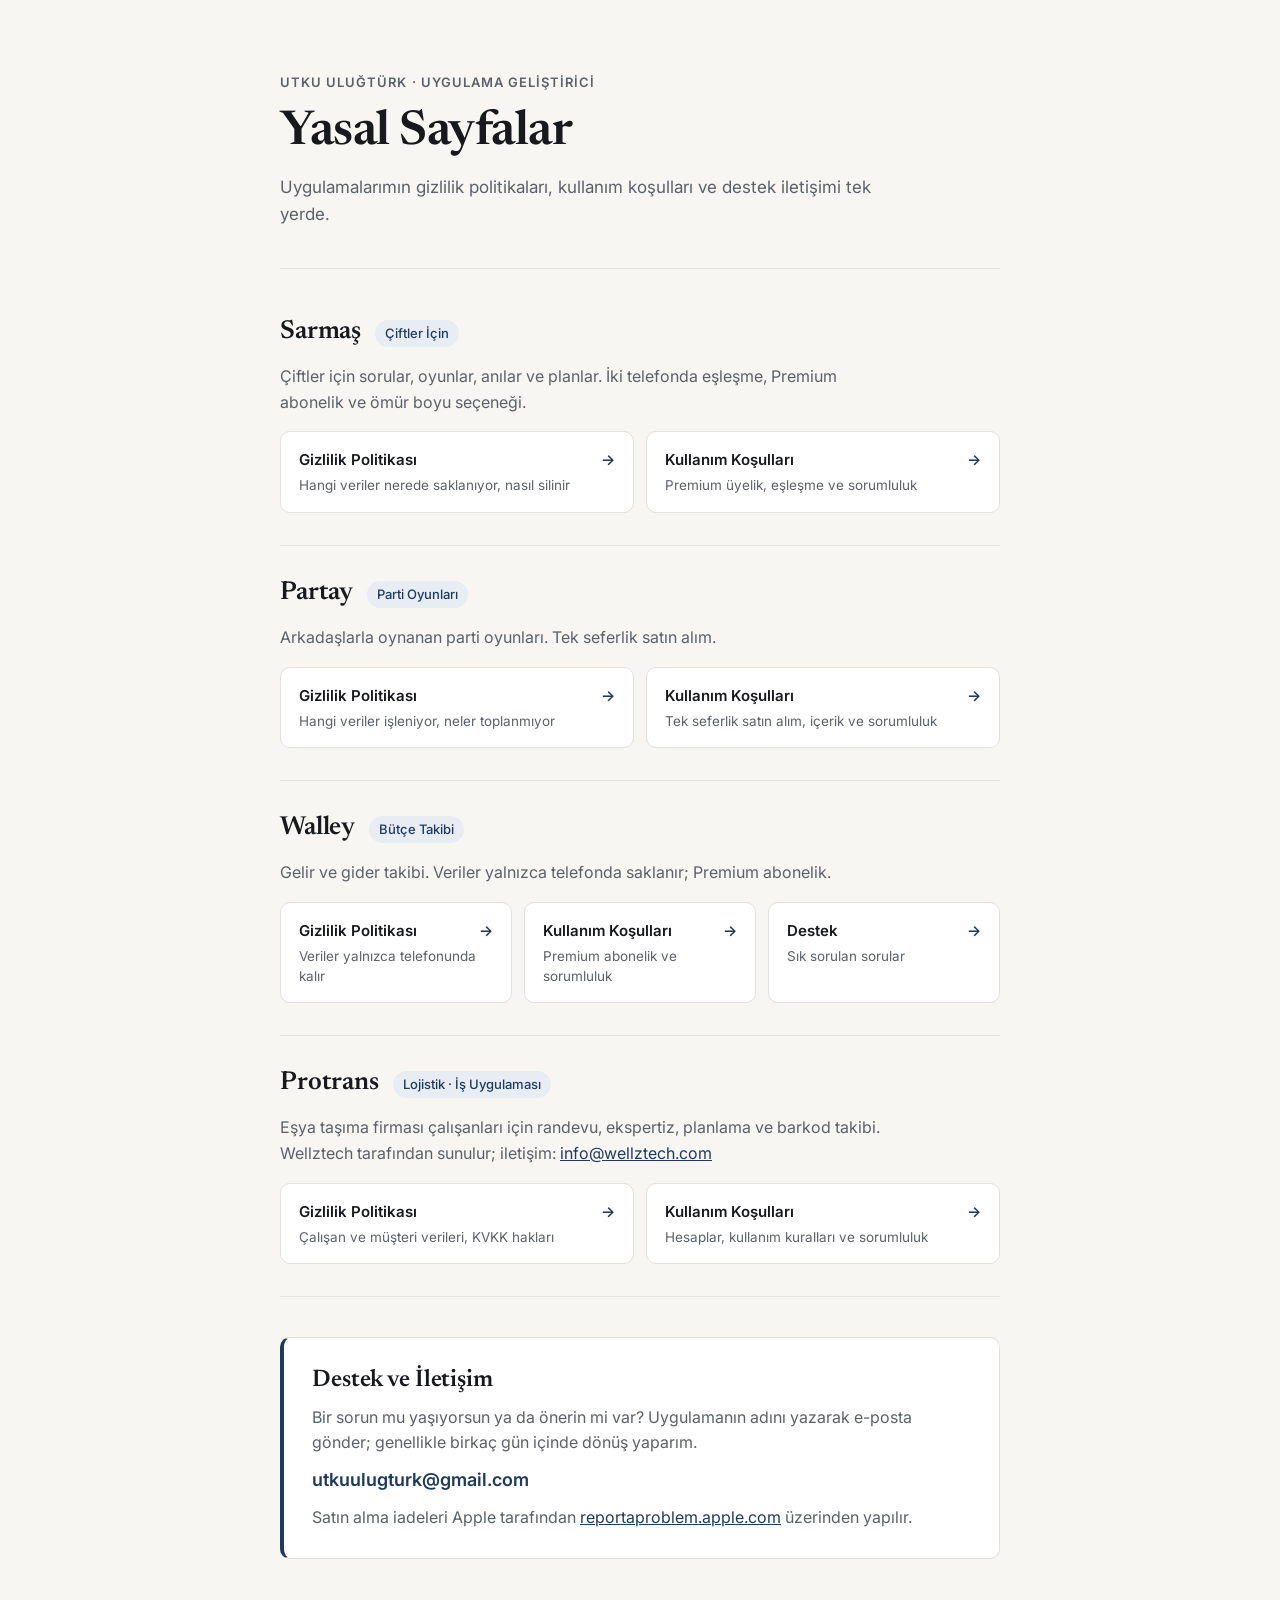
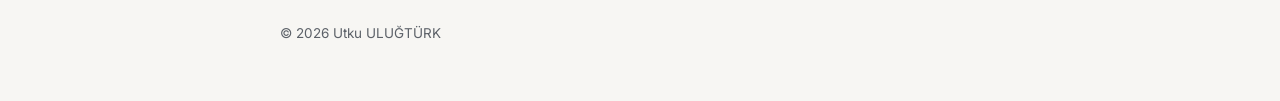
<file: index.html>
<!DOCTYPE html>
<html lang="tr">
<head>
<meta charset="utf-8">
<meta name="viewport" content="width=device-width, initial-scale=1">
<title>Yasal Sayfalar · Utku ULUĞTÜRK</title>
<meta name="description" content="Sarmaş, Partay, Walley ve Protrans uygulamalarının gizlilik politikaları, kullanım koşulları ve destek iletişimi.">
<link rel="preconnect" href="https://fonts.googleapis.com">
<link rel="preconnect" href="https://fonts.gstatic.com" crossorigin>
<link href="https://fonts.googleapis.com/css2?family=Newsreader:opsz,wght@6..72,500;6..72,600&family=Inter:wght@400;500;600&display=swap" rel="stylesheet">
<style>
:root{
  --bg:#F7F6F3; --surface:#FFFFFF; --ink:#17191C; --muted:#5C6168; --line:#E3E1DC;
  --accent:#1F3A5F; --accent-soft:#E8EDF3; --focus:#2F5A8F;
  color-scheme:light;
}
@media (prefers-color-scheme:dark){
  :root{--bg:#111316; --surface:#181B1F; --ink:#ECEDEF; --muted:#9BA1A9; --line:#2A2E34;
    --accent:#9DB7D8; --accent-soft:#1D2733; --focus:#B9CDE6; color-scheme:dark}
}
*{box-sizing:border-box}
html{-webkit-text-size-adjust:100%}
body{margin:0;background:var(--bg);color:var(--ink);
  font:400 16px/1.6 Inter,-apple-system,BlinkMacSystemFont,"Segoe UI",Roboto,sans-serif}
.wrap{max-width:760px;margin:0 auto;padding-left:max(20px,env(safe-area-inset-left,0px));padding-right:max(20px,env(safe-area-inset-right,0px))}
header{padding-block:72px 40px;border-bottom:1px solid var(--line)}
.owner{margin:0 0 14px;font-size:13px;font-weight:600;letter-spacing:.08em;text-transform:uppercase;color:var(--muted)}
h1{margin:0;font:600 clamp(36px,6vw,48px)/1.1 Newsreader,Georgia,"Times New Roman",serif;letter-spacing:-.01em;text-wrap:balance}
.lede{margin:14px 0 0;max-width:56ch;color:var(--muted);font-size:17px}
main{padding-block:16px 24px}
section.app{padding-block:32px;border-bottom:1px solid var(--line);display:grid;gap:16px}
.app-head{display:flex;flex-wrap:wrap;align-items:baseline;gap:6px 14px}
h2{margin:0;font:600 26px/1.2 Newsreader,Georgia,serif;letter-spacing:-.005em}
.tag{font-size:13px;font-weight:500;color:var(--accent);background:var(--accent-soft);padding:3px 10px;border-radius:999px;white-space:nowrap}
.app p{margin:0;color:var(--muted);max-width:62ch}
.links{display:grid;grid-template-columns:repeat(auto-fit,minmax(200px,1fr));gap:12px}
.links a{display:block;padding:16px 18px;background:var(--surface);border:1px solid var(--line);border-radius:10px;
  color:var(--ink);text-decoration:none;transition:border-color .15s,transform .15s}
.links a:hover{border-color:var(--accent);transform:translateY(-1px)}
.links a:focus-visible{outline:2px solid var(--focus);outline-offset:2px}
.links strong{display:flex;justify-content:space-between;gap:8px;font-weight:600;font-size:15px}
.links strong::after{content:"→";color:var(--accent)}
.links span{display:block;margin-top:4px;font-size:13.5px;line-height:1.45;color:var(--muted)}
.contact{margin-block:40px 8px;padding:28px;background:var(--surface);border:1px solid var(--line);border-left:4px solid var(--accent);border-radius:10px;display:grid;gap:10px}
.contact h2{font-size:24px}
.contact p{margin:0;color:var(--muted);max-width:62ch}
.mail{font-size:18px;font-weight:600;color:var(--accent);text-decoration:none;word-break:break-all}
.mail:hover{text-decoration:underline}
footer{padding-block:32px 56px;color:var(--muted);font-size:13.5px}
@media (max-width:480px){header{padding-block:48px 28px}section.app{padding-block:26px}.contact{padding:22px}}
</style>
</head>
<body>
<div class="wrap">
<header>
  <p class="owner">Utku ULUĞTÜRK · Uygulama geliştirici</p>
  <h1>Yasal Sayfalar</h1>
  <p class="lede">Uygulamalarımın gizlilik politikaları, kullanım koşulları ve destek iletişimi tek yerde.</p>
</header>

<main>
  <section class="app" aria-labelledby="sarmas">
    <div class="app-head"><h2 id="sarmas">Sarmaş</h2><span class="tag">Çiftler İçin</span></div>
    <p>Çiftler için sorular, oyunlar, anılar ve planlar. İki telefonda eşleşme, Premium abonelik ve ömür boyu seçeneği.</p>
    <div class="links">
      <a href="sarmas/privacy.html"><strong>Gizlilik Politikası</strong><span>Hangi veriler nerede saklanıyor, nasıl silinir</span></a>
      <a href="sarmas/terms.html"><strong>Kullanım Koşulları</strong><span>Premium üyelik, eşleşme ve sorumluluk</span></a>
    </div>
  </section>

  <section class="app" aria-labelledby="partay">
    <div class="app-head"><h2 id="partay">Partay</h2><span class="tag">Parti Oyunları</span></div>
    <p>Arkadaşlarla oynanan parti oyunları. Tek seferlik satın alım.</p>
    <div class="links">
      <a href="partay/privacy.html"><strong>Gizlilik Politikası</strong><span>Hangi veriler işleniyor, neler toplanmıyor</span></a>
      <a href="partay/terms.html"><strong>Kullanım Koşulları</strong><span>Tek seferlik satın alım, içerik ve sorumluluk</span></a>
    </div>
  </section>

  <section class="app" aria-labelledby="walley">
    <div class="app-head"><h2 id="walley">Walley</h2><span class="tag">Bütçe Takibi</span></div>
    <p>Gelir ve gider takibi. Veriler yalnızca telefonda saklanır; Premium abonelik.</p>
    <div class="links">
      <a href="https://uulugturk.github.io/walley-legal/privacy.html"><strong>Gizlilik Politikası</strong><span>Veriler yalnızca telefonunda kalır</span></a>
      <a href="https://uulugturk.github.io/walley-legal/terms.html"><strong>Kullanım Koşulları</strong><span>Premium abonelik ve sorumluluk</span></a>
      <a href="https://uulugturk.github.io/walley-legal/"><strong>Destek</strong><span>Sık sorulan sorular</span></a>
    </div>
  </section>

  <section class="app" aria-labelledby="protrans">
    <div class="app-head"><h2 id="protrans">Protrans</h2><span class="tag">Lojistik · İş Uygulaması</span></div>
    <p>Eşya taşıma firması çalışanları için randevu, ekspertiz, planlama ve barkod takibi. Wellztech tarafından sunulur; iletişim: <a href="mailto:info@wellztech.com" style="color:var(--accent)">info@wellztech.com</a></p>
    <div class="links">
      <a href="protrans/privacy.html"><strong>Gizlilik Politikası</strong><span>Çalışan ve müşteri verileri, KVKK hakları</span></a>
      <a href="protrans/terms.html"><strong>Kullanım Koşulları</strong><span>Hesaplar, kullanım kuralları ve sorumluluk</span></a>
    </div>
  </section>

  <section class="contact" aria-labelledby="destek">
    <h2 id="destek">Destek ve İletişim</h2>
    <p>Bir sorun mu yaşıyorsun ya da önerin mi var? Uygulamanın adını yazarak e-posta gönder; genellikle birkaç gün içinde dönüş yaparım.</p>
    <a class="mail" href="mailto:utkuulugturk@gmail.com">utkuulugturk@gmail.com</a>
    <p>Satın alma iadeleri Apple tarafından <a href="https://reportaproblem.apple.com" style="color:var(--accent)">reportaproblem.apple.com</a> üzerinden yapılır.</p>
  </section>
</main>

<footer>© 2026 Utku ULUĞTÜRK</footer>
</div>
</body>
</html>
</file>
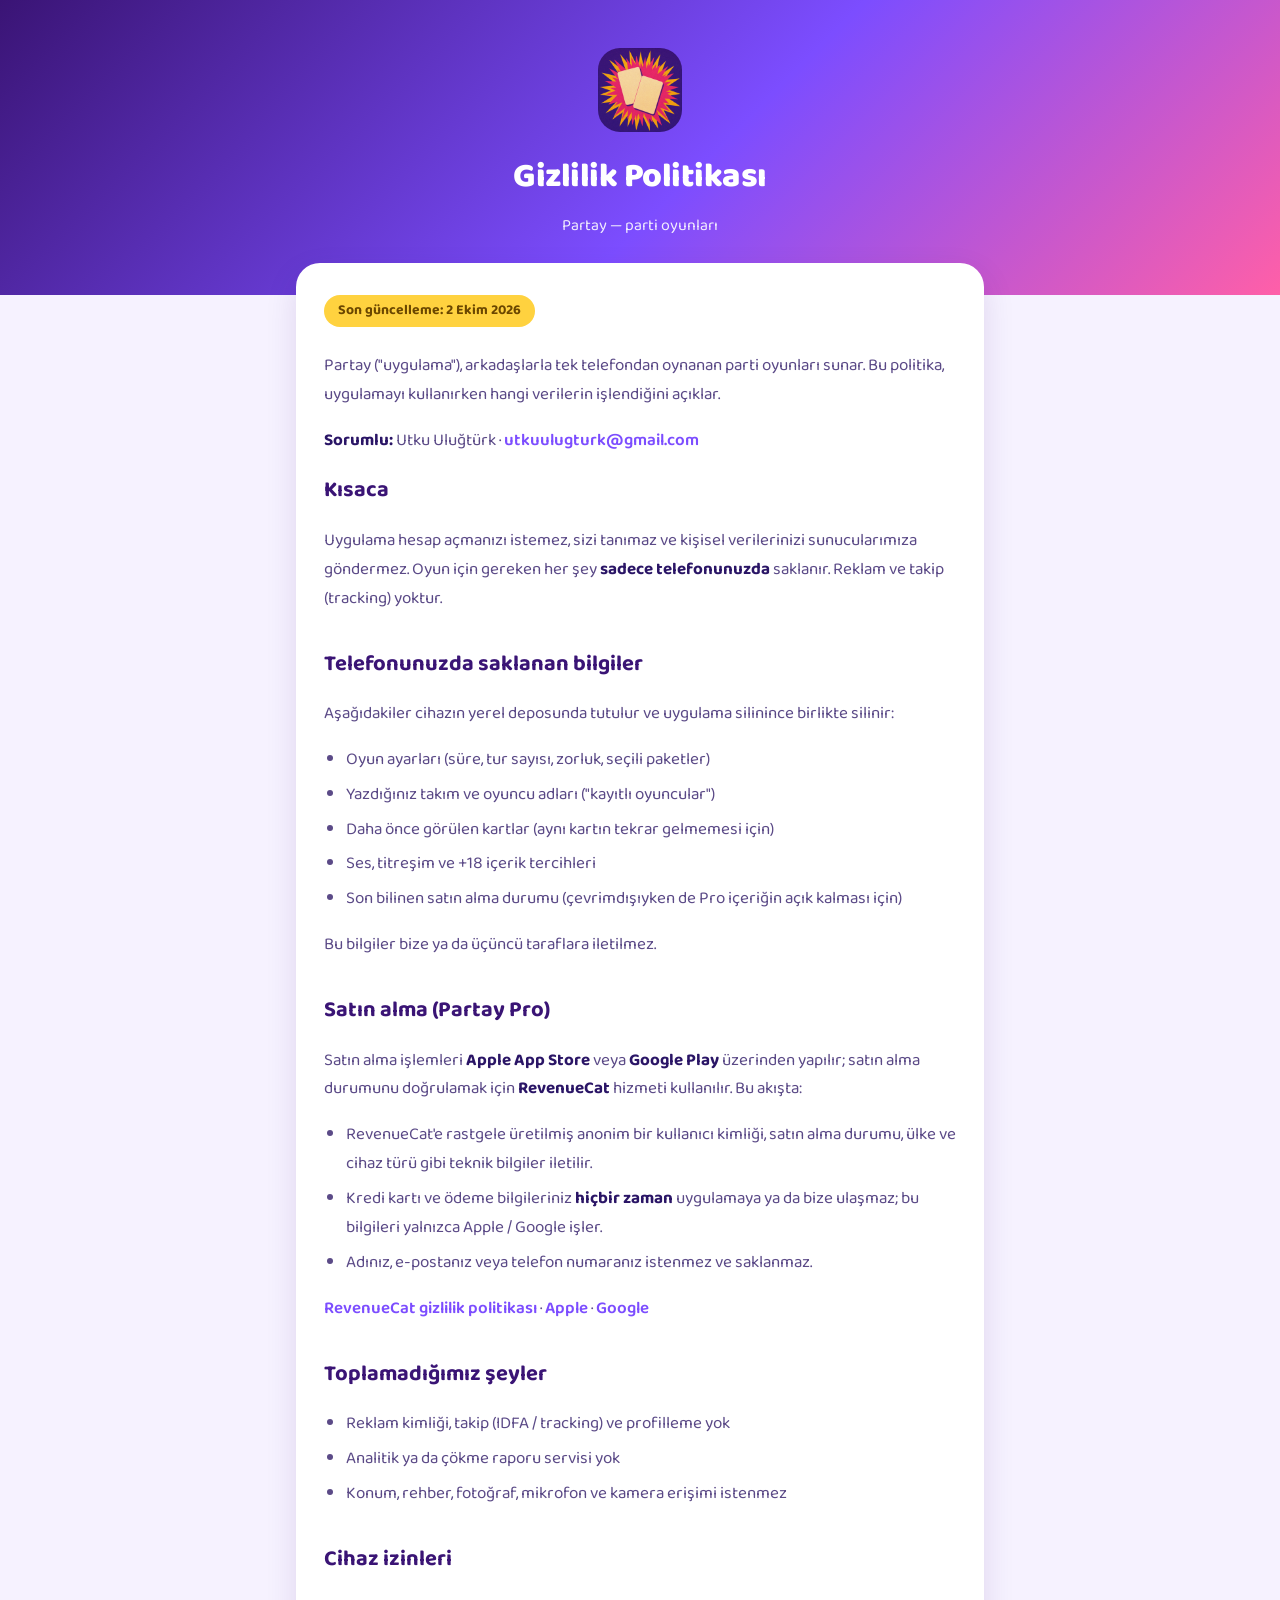
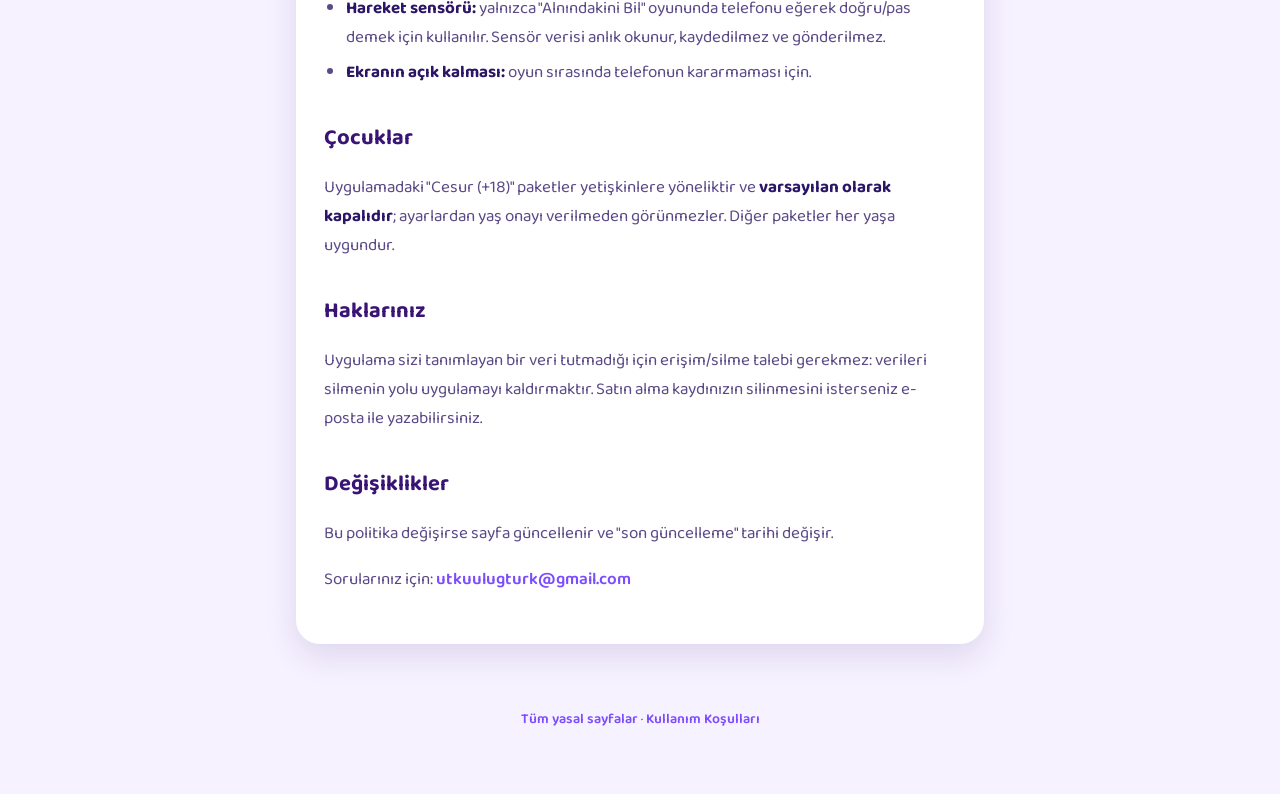
<file: partay/privacy.html>
<!DOCTYPE html>
<html lang="tr">
<head>
<meta charset="utf-8">
<meta name="viewport" content="width=device-width, initial-scale=1">
<title>Partay — Gizlilik Politikası</title>
<link rel="preconnect" href="https://fonts.googleapis.com">
<link rel="preconnect" href="https://fonts.gstatic.com" crossorigin>
<link href="https://fonts.googleapis.com/css2?family=Baloo+2:wght@400;600;800&display=swap" rel="stylesheet">
<link rel="stylesheet" href="../style.css">
</head>
<body>
<header>
  <img class="logo" src="../partay/logo.png" alt="Partay">
  <h1>Gizlilik Politikası</h1>
  <p>Partay — parti oyunları</p>
</header>

<main>
<article>
  <span class="updated">Son güncelleme: 2 Ekim 2026</span>

  <p>Partay ("uygulama"), arkadaşlarla tek telefondan oynanan parti oyunları sunar. Bu politika,
  uygulamayı kullanırken hangi verilerin işlendiğini açıklar.</p>
  <p><strong>Sorumlu:</strong> Utku Uluğtürk · <a href="mailto:utkuulugturk@gmail.com">utkuulugturk@gmail.com</a></p>

  <h2>Kısaca</h2>
  <p>Uygulama hesap açmanızı istemez, sizi tanımaz ve kişisel verilerinizi sunucularımıza göndermez.
  Oyun için gereken her şey <strong>sadece telefonunuzda</strong> saklanır. Reklam ve takip (tracking) yoktur.</p>

  <h2>Telefonunuzda saklanan bilgiler</h2>
  <p>Aşağıdakiler cihazın yerel deposunda tutulur ve uygulama silinince birlikte silinir:</p>
  <ul>
    <li>Oyun ayarları (süre, tur sayısı, zorluk, seçili paketler)</li>
    <li>Yazdığınız takım ve oyuncu adları ("kayıtlı oyuncular")</li>
    <li>Daha önce görülen kartlar (aynı kartın tekrar gelmemesi için)</li>
    <li>Ses, titreşim ve +18 içerik tercihleri</li>
    <li>Son bilinen satın alma durumu (çevrimdışıyken de Pro içeriğin açık kalması için)</li>
  </ul>
  <p>Bu bilgiler bize ya da üçüncü taraflara iletilmez.</p>

  <h2>Satın alma (Partay Pro)</h2>
  <p>Satın alma işlemleri <strong>Apple App Store</strong> veya <strong>Google Play</strong> üzerinden yapılır;
  satın alma durumunu doğrulamak için <strong>RevenueCat</strong> hizmeti kullanılır. Bu akışta:</p>
  <ul>
    <li>RevenueCat'e rastgele üretilmiş anonim bir kullanıcı kimliği, satın alma durumu, ülke ve cihaz türü gibi teknik bilgiler iletilir.</li>
    <li>Kredi kartı ve ödeme bilgileriniz <strong>hiçbir zaman</strong> uygulamaya ya da bize ulaşmaz; bu bilgileri yalnızca Apple / Google işler.</li>
    <li>Adınız, e-postanız veya telefon numaranız istenmez ve saklanmaz.</li>
  </ul>
  <p>
    <a href="https://www.revenuecat.com/privacy">RevenueCat gizlilik politikası</a> ·
    <a href="https://www.apple.com/legal/privacy">Apple</a> ·
    <a href="https://policies.google.com/privacy">Google</a>
  </p>

  <h2>Toplamadığımız şeyler</h2>
  <ul>
    <li>Reklam kimliği, takip (IDFA / tracking) ve profilleme yok</li>
    <li>Analitik ya da çökme raporu servisi yok</li>
    <li>Konum, rehber, fotoğraf, mikrofon ve kamera erişimi istenmez</li>
  </ul>

  <h2>Cihaz izinleri</h2>
  <ul>
    <li><strong>Hareket sensörü:</strong> yalnızca "Alnındakini Bil" oyununda telefonu eğerek doğru/pas demek için
    kullanılır. Sensör verisi anlık okunur, kaydedilmez ve gönderilmez.</li>
    <li><strong>Ekranın açık kalması:</strong> oyun sırasında telefonun kararmaması için.</li>
  </ul>

  <h2>Çocuklar</h2>
  <p>Uygulamadaki "Cesur (+18)" paketler yetişkinlere yöneliktir ve <strong>varsayılan olarak kapalıdır</strong>;
  ayarlardan yaş onayı verilmeden görünmezler. Diğer paketler her yaşa uygundur.</p>

  <h2>Haklarınız</h2>
  <p>Uygulama sizi tanımlayan bir veri tutmadığı için erişim/silme talebi gerekmez: verileri silmenin yolu
  uygulamayı kaldırmaktır. Satın alma kaydınızın silinmesini isterseniz e-posta ile yazabilirsiniz.</p>

  <h2>Değişiklikler</h2>
  <p>Bu politika değişirse sayfa güncellenir ve "son güncelleme" tarihi değişir.</p>

  <p>Sorularınız için: <a href="mailto:utkuulugturk@gmail.com">utkuulugturk@gmail.com</a></p>
</article>
</main>

<footer>
  <p><a href="../index.html">Tüm yasal sayfalar</a> · <a href="terms.html">Kullanım Koşulları</a></p>
</footer>
</body>
</html>
</file>
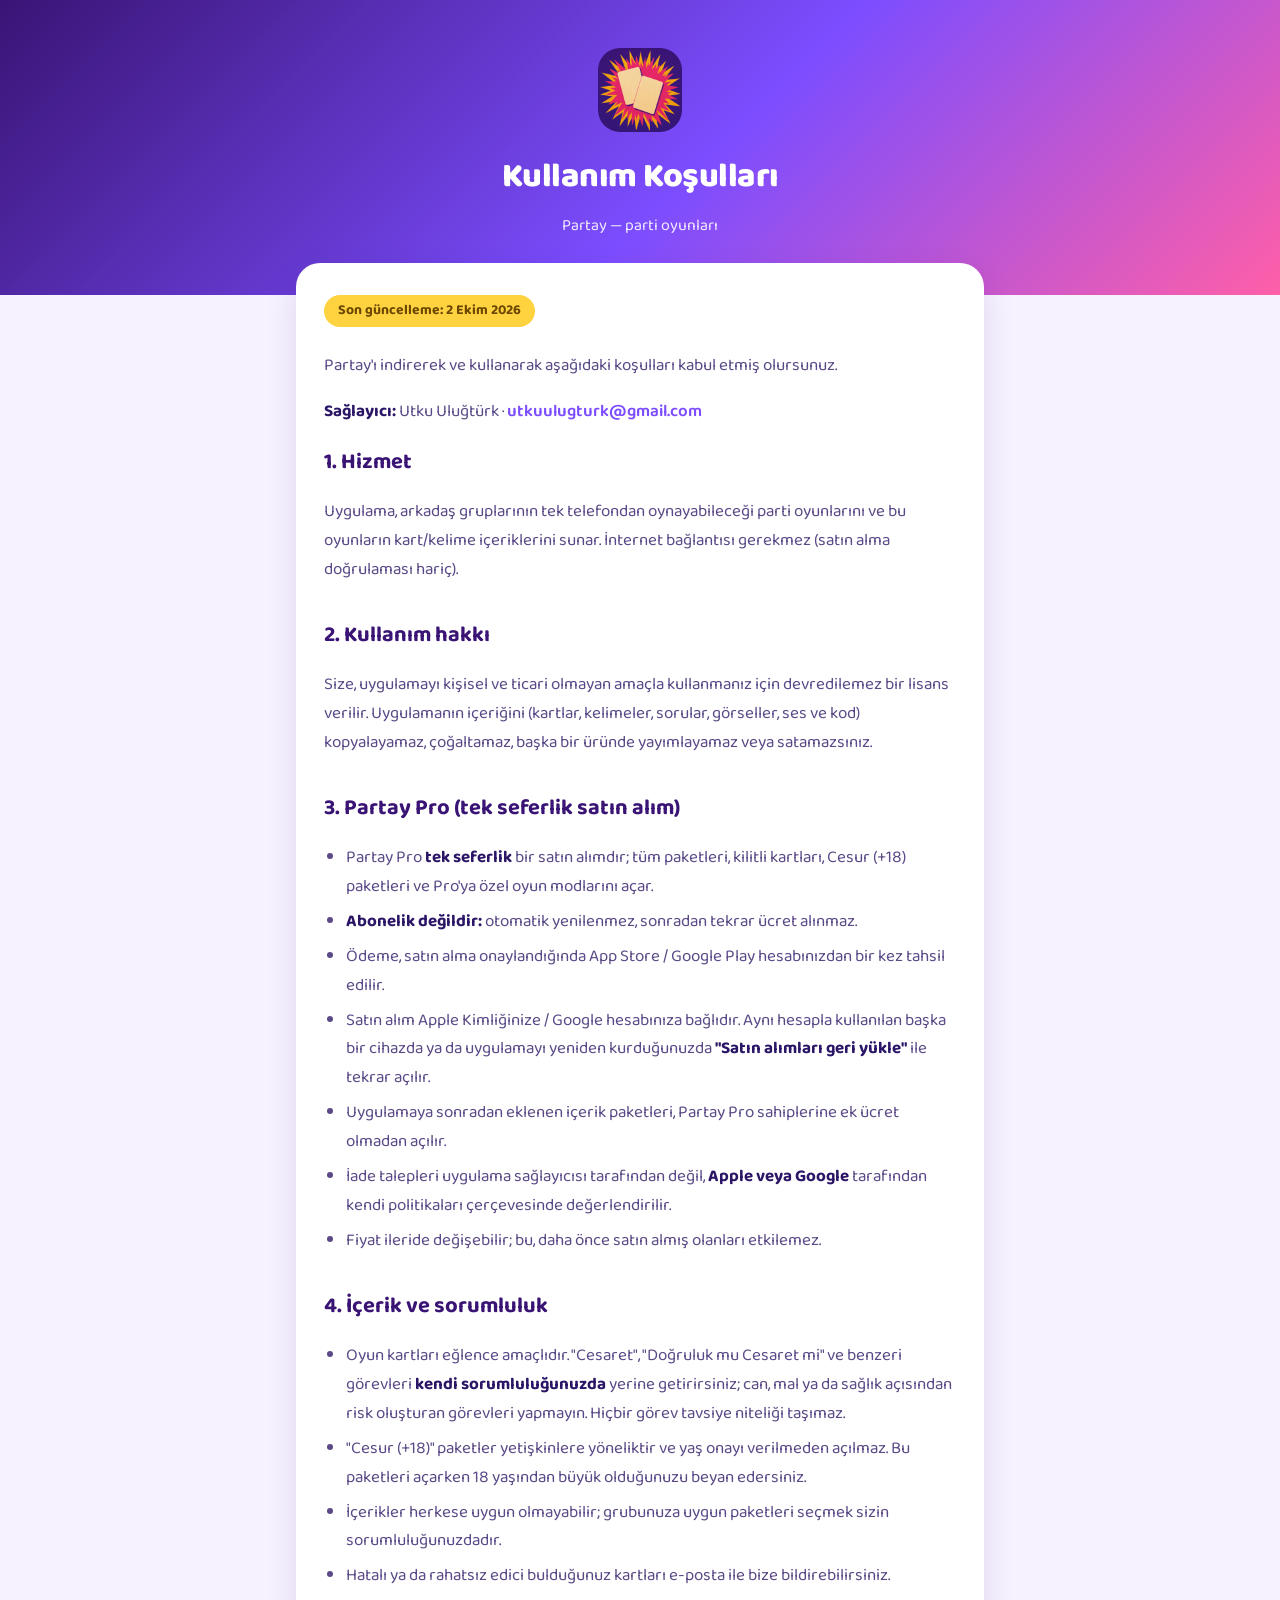
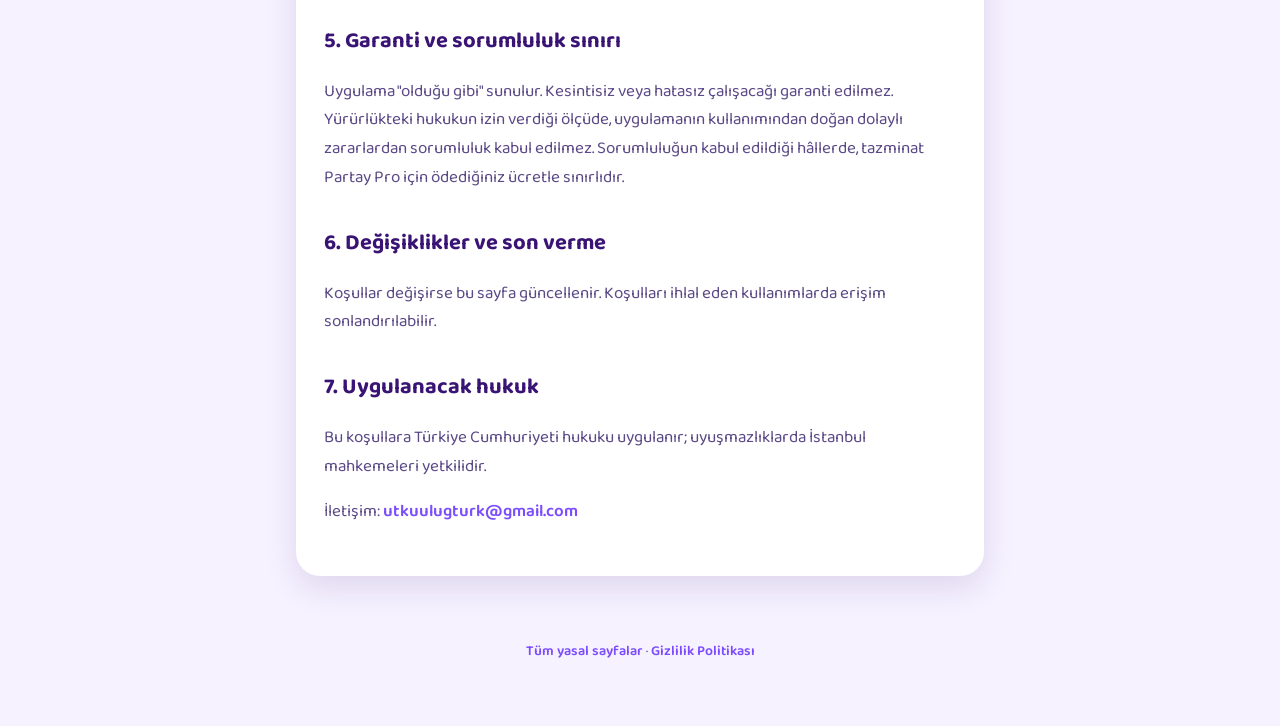
<file: partay/terms.html>
<!DOCTYPE html>
<html lang="tr">
<head>
<meta charset="utf-8">
<meta name="viewport" content="width=device-width, initial-scale=1">
<title>Partay — Kullanım Koşulları</title>
<link rel="preconnect" href="https://fonts.googleapis.com">
<link rel="preconnect" href="https://fonts.gstatic.com" crossorigin>
<link href="https://fonts.googleapis.com/css2?family=Baloo+2:wght@400;600;800&display=swap" rel="stylesheet">
<link rel="stylesheet" href="../style.css">
</head>
<body>
<header>
  <img class="logo" src="../partay/logo.png" alt="Partay">
  <h1>Kullanım Koşulları</h1>
  <p>Partay — parti oyunları</p>
</header>

<main>
<article>
  <span class="updated">Son güncelleme: 2 Ekim 2026</span>

  <p>Partay'ı indirerek ve kullanarak aşağıdaki koşulları kabul etmiş olursunuz.</p>
  <p><strong>Sağlayıcı:</strong> Utku Uluğtürk · <a href="mailto:utkuulugturk@gmail.com">utkuulugturk@gmail.com</a></p>

  <h2>1. Hizmet</h2>
  <p>Uygulama, arkadaş gruplarının tek telefondan oynayabileceği parti oyunlarını ve bu oyunların kart/kelime
  içeriklerini sunar. İnternet bağlantısı gerekmez (satın alma doğrulaması hariç).</p>

  <h2>2. Kullanım hakkı</h2>
  <p>Size, uygulamayı kişisel ve ticari olmayan amaçla kullanmanız için devredilemez bir lisans verilir.
  Uygulamanın içeriğini (kartlar, kelimeler, sorular, görseller, ses ve kod) kopyalayamaz, çoğaltamaz,
  başka bir üründe yayımlayamaz veya satamazsınız.</p>

  <h2>3. Partay Pro (tek seferlik satın alım)</h2>
  <ul>
    <li>Partay Pro <strong>tek seferlik</strong> bir satın alımdır; tüm paketleri, kilitli kartları, Cesur (+18)
    paketleri ve Pro'ya özel oyun modlarını açar.</li>
    <li><strong>Abonelik değildir:</strong> otomatik yenilenmez, sonradan tekrar ücret alınmaz.</li>
    <li>Ödeme, satın alma onaylandığında App Store / Google Play hesabınızdan bir kez tahsil edilir.</li>
    <li>Satın alım Apple Kimliğinize / Google hesabınıza bağlıdır. Aynı hesapla kullanılan başka bir cihazda ya da
    uygulamayı yeniden kurduğunuzda <strong>"Satın alımları geri yükle"</strong> ile tekrar açılır.</li>
    <li>Uygulamaya sonradan eklenen içerik paketleri, Partay Pro sahiplerine ek ücret olmadan açılır.</li>
    <li>İade talepleri uygulama sağlayıcısı tarafından değil, <strong>Apple veya Google</strong> tarafından kendi
    politikaları çerçevesinde değerlendirilir.</li>
    <li>Fiyat ileride değişebilir; bu, daha önce satın almış olanları etkilemez.</li>
  </ul>

  <h2>4. İçerik ve sorumluluk</h2>
  <ul>
    <li>Oyun kartları eğlence amaçlıdır. "Cesaret", "Doğruluk mu Cesaret mi" ve benzeri görevleri
    <strong>kendi sorumluluğunuzda</strong> yerine getirirsiniz; can, mal ya da sağlık açısından risk oluşturan
    görevleri yapmayın. Hiçbir görev tavsiye niteliği taşımaz.</li>
    <li>"Cesur (+18)" paketler yetişkinlere yöneliktir ve yaş onayı verilmeden açılmaz. Bu paketleri açarken
    18 yaşından büyük olduğunuzu beyan edersiniz.</li>
    <li>İçerikler herkese uygun olmayabilir; grubunuza uygun paketleri seçmek sizin sorumluluğunuzdadır.</li>
    <li>Hatalı ya da rahatsız edici bulduğunuz kartları e-posta ile bize bildirebilirsiniz.</li>
  </ul>

  <h2>5. Garanti ve sorumluluk sınırı</h2>
  <p>Uygulama "olduğu gibi" sunulur. Kesintisiz veya hatasız çalışacağı garanti edilmez. Yürürlükteki hukukun
  izin verdiği ölçüde, uygulamanın kullanımından doğan dolaylı zararlardan sorumluluk kabul edilmez.
  Sorumluluğun kabul edildiği hâllerde, tazminat Partay Pro için ödediğiniz ücretle sınırlıdır.</p>

  <h2>6. Değişiklikler ve son verme</h2>
  <p>Koşullar değişirse bu sayfa güncellenir. Koşulları ihlal eden kullanımlarda erişim sonlandırılabilir.</p>

  <h2>7. Uygulanacak hukuk</h2>
  <p>Bu koşullara Türkiye Cumhuriyeti hukuku uygulanır; uyuşmazlıklarda İstanbul mahkemeleri yetkilidir.</p>

  <p>İletişim: <a href="mailto:utkuulugturk@gmail.com">utkuulugturk@gmail.com</a></p>
</article>
</main>

<footer>
  <p><a href="../index.html">Tüm yasal sayfalar</a> · <a href="privacy.html">Gizlilik Politikası</a></p>
</footer>
</body>
</html>
</file>
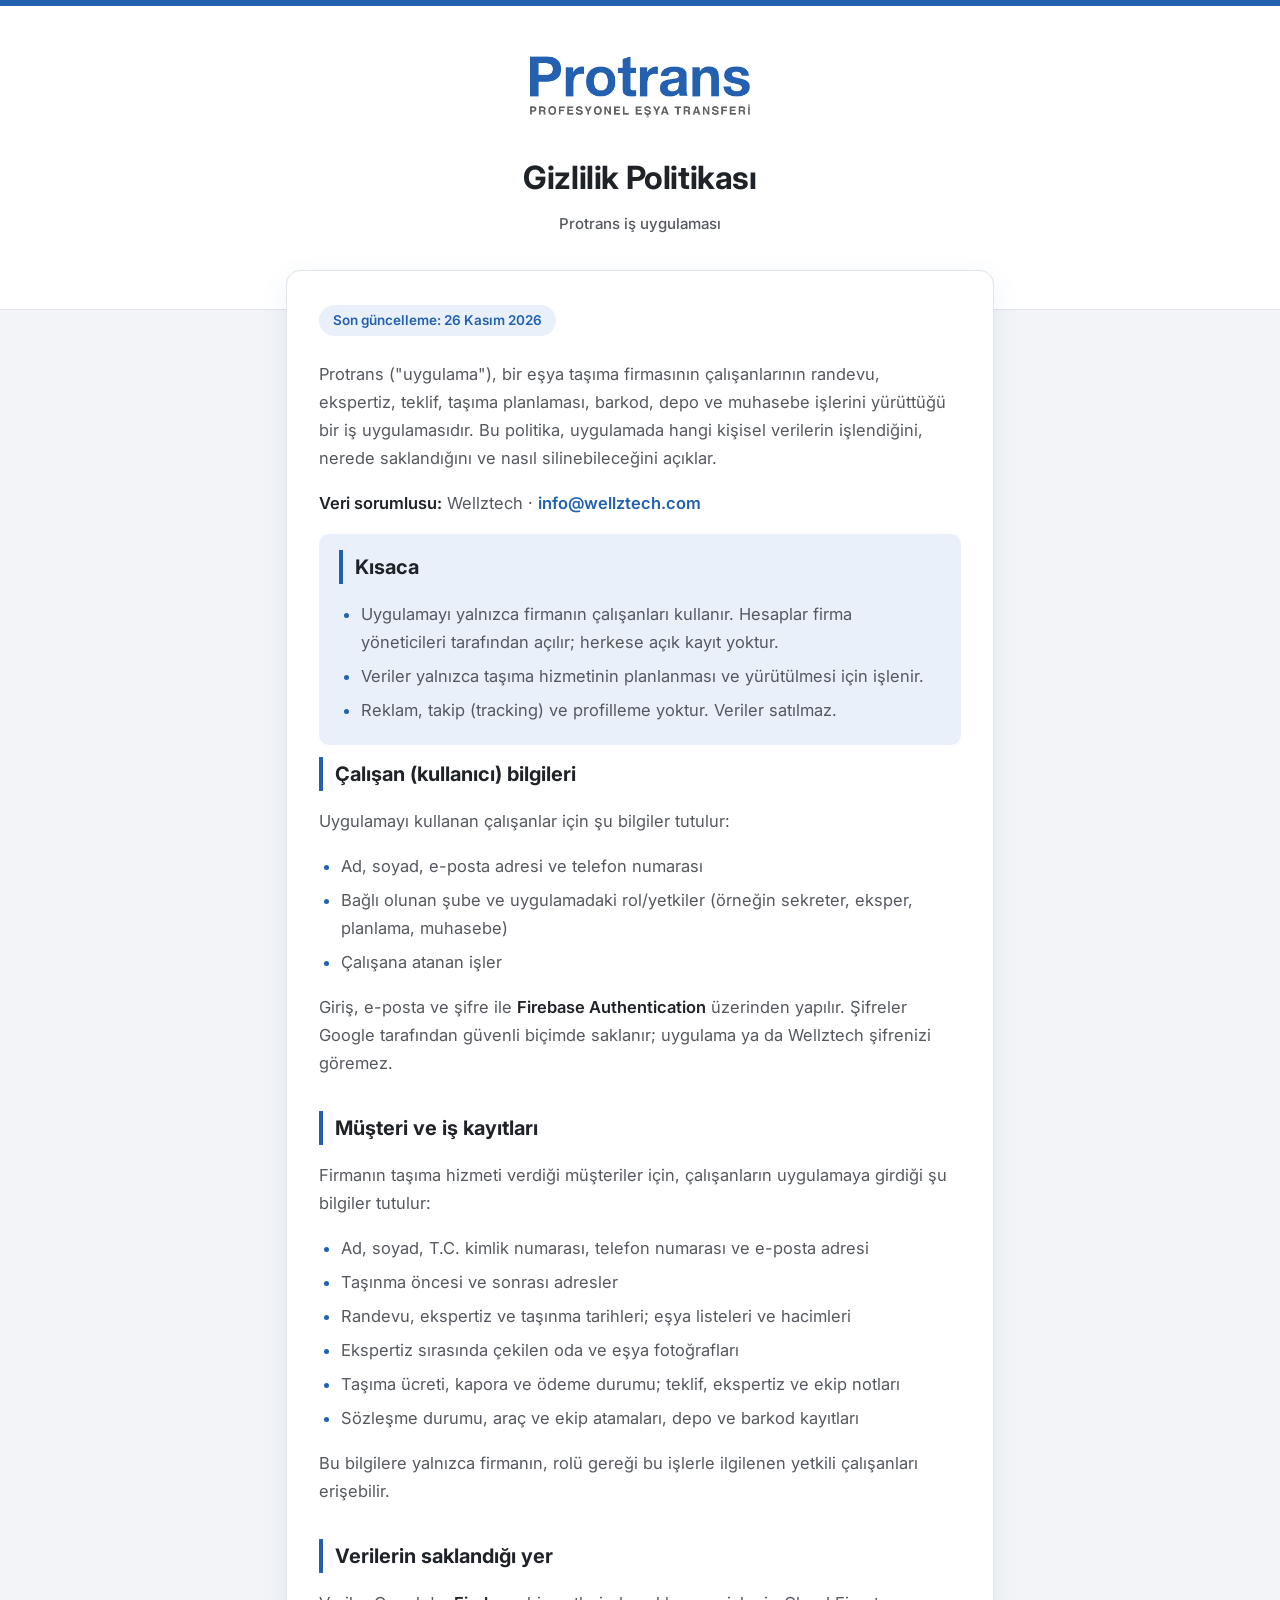
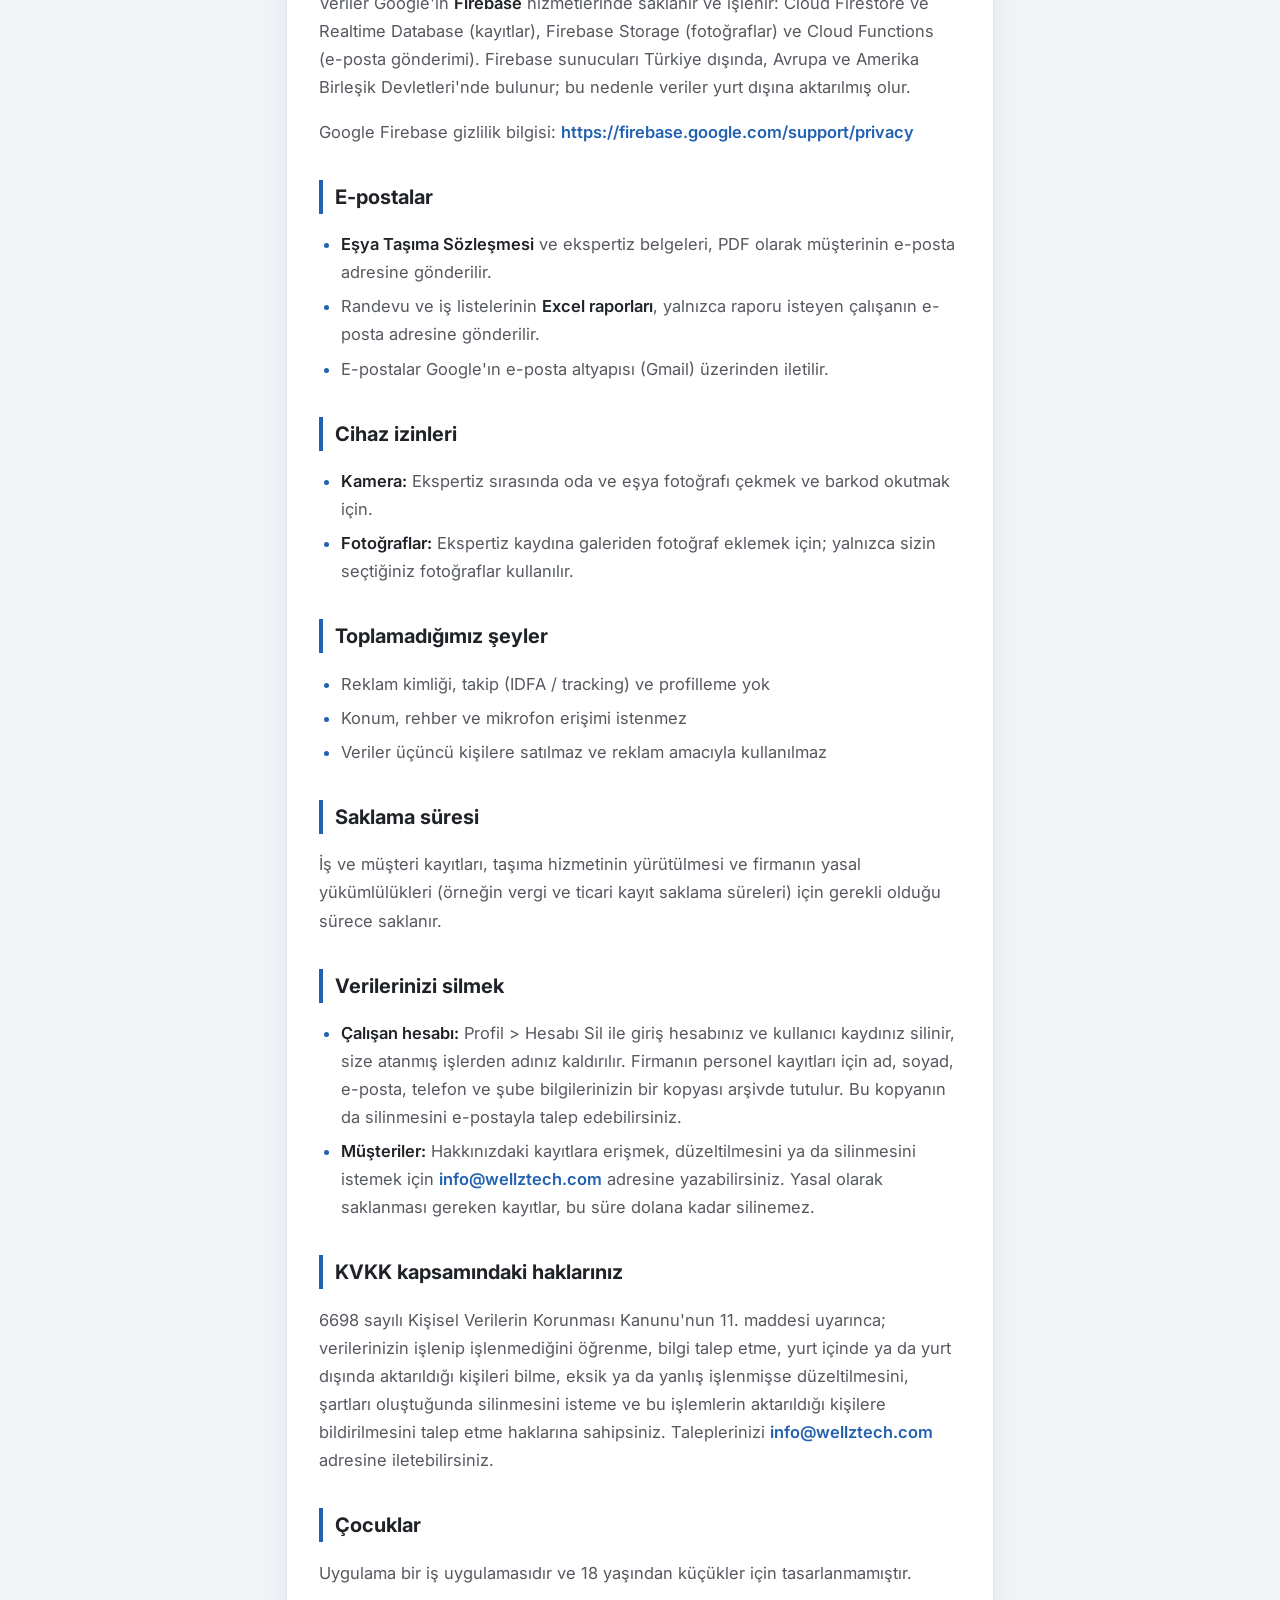
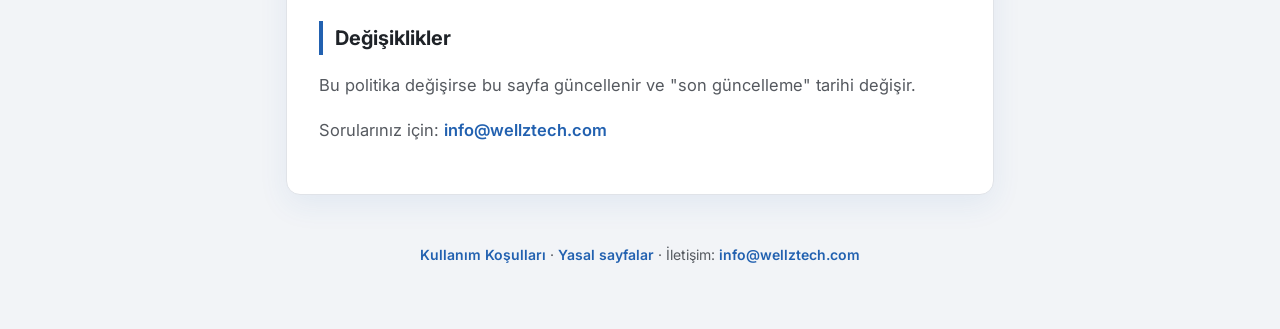
<file: protrans/privacy.html>
<!DOCTYPE html>
<html lang="tr">
<head>
<meta charset="utf-8">
<meta name="viewport" content="width=device-width, initial-scale=1">
<title>Protrans — Gizlilik Politikası</title>
<link rel="preconnect" href="https://fonts.googleapis.com">
<link rel="preconnect" href="https://fonts.gstatic.com" crossorigin>
<link href="https://fonts.googleapis.com/css2?family=Inter:wght@400;500;600;700&display=swap" rel="stylesheet">
<link rel="stylesheet" href="style.css">
</head>
<body>
<header>
  <img class="logo" src="logo.png" alt="Protrans — Profesyonel Eşya Transferi">
  <h1>Gizlilik Politikası</h1>
  <p>Protrans iş uygulaması</p>
</header>

<main>
<article>
  <span class="updated">Son güncelleme: 26 Kasım 2026</span>
  <p>Protrans ("uygulama"), bir eşya taşıma firmasının çalışanlarının randevu, ekspertiz, teklif, taşıma planlaması, barkod, depo ve muhasebe işlerini yürüttüğü bir iş uygulamasıdır. Bu politika, uygulamada hangi kişisel verilerin işlendiğini, nerede saklandığını ve nasıl silinebileceğini açıklar.</p>
  <p><strong>Veri sorumlusu:</strong> Wellztech · <a href="mailto:info@wellztech.com">info@wellztech.com</a></p>

  <div class="summary">
    <h2>Kısaca</h2>
    <ul>
      <li>Uygulamayı yalnızca firmanın çalışanları kullanır. Hesaplar firma yöneticileri tarafından açılır; herkese açık kayıt yoktur.</li>
      <li>Veriler yalnızca taşıma hizmetinin planlanması ve yürütülmesi için işlenir.</li>
      <li>Reklam, takip (tracking) ve profilleme yoktur. Veriler satılmaz.</li>
    </ul>
  </div>

  <h2>Çalışan (kullanıcı) bilgileri</h2>
  <p>Uygulamayı kullanan çalışanlar için şu bilgiler tutulur:</p>
  <ul>
    <li>Ad, soyad, e-posta adresi ve telefon numarası</li>
    <li>Bağlı olunan şube ve uygulamadaki rol/yetkiler (örneğin sekreter, eksper, planlama, muhasebe)</li>
    <li>Çalışana atanan işler</li>
  </ul>
  <p>Giriş, e-posta ve şifre ile <strong>Firebase Authentication</strong> üzerinden yapılır. Şifreler Google tarafından güvenli biçimde saklanır; uygulama ya da Wellztech şifrenizi göremez.</p>

  <h2>Müşteri ve iş kayıtları</h2>
  <p>Firmanın taşıma hizmeti verdiği müşteriler için, çalışanların uygulamaya girdiği şu bilgiler tutulur:</p>
  <ul>
    <li>Ad, soyad, T.C. kimlik numarası, telefon numarası ve e-posta adresi</li>
    <li>Taşınma öncesi ve sonrası adresler</li>
    <li>Randevu, ekspertiz ve taşınma tarihleri; eşya listeleri ve hacimleri</li>
    <li>Ekspertiz sırasında çekilen oda ve eşya fotoğrafları</li>
    <li>Taşıma ücreti, kapora ve ödeme durumu; teklif, ekspertiz ve ekip notları</li>
    <li>Sözleşme durumu, araç ve ekip atamaları, depo ve barkod kayıtları</li>
  </ul>
  <p>Bu bilgilere yalnızca firmanın, rolü gereği bu işlerle ilgilenen yetkili çalışanları erişebilir.</p>

  <h2>Verilerin saklandığı yer</h2>
  <p>Veriler Google'ın <strong>Firebase</strong> hizmetlerinde saklanır ve işlenir: Cloud Firestore ve Realtime Database (kayıtlar), Firebase Storage (fotoğraflar) ve Cloud Functions (e-posta gönderimi). Firebase sunucuları Türkiye dışında, Avrupa ve Amerika Birleşik Devletleri'nde bulunur; bu nedenle veriler yurt dışına aktarılmış olur.</p>
  <p>Google Firebase gizlilik bilgisi: <a href="https://firebase.google.com/support/privacy">https://firebase.google.com/support/privacy</a></p>

  <h2>E-postalar</h2>
  <ul>
    <li><strong>Eşya Taşıma Sözleşmesi</strong> ve ekspertiz belgeleri, PDF olarak müşterinin e-posta adresine gönderilir.</li>
    <li>Randevu ve iş listelerinin <strong>Excel raporları</strong>, yalnızca raporu isteyen çalışanın e-posta adresine gönderilir.</li>
    <li>E-postalar Google'ın e-posta altyapısı (Gmail) üzerinden iletilir.</li>
  </ul>

  <h2>Cihaz izinleri</h2>
  <ul>
    <li><strong>Kamera:</strong> Ekspertiz sırasında oda ve eşya fotoğrafı çekmek ve barkod okutmak için.</li>
    <li><strong>Fotoğraflar:</strong> Ekspertiz kaydına galeriden fotoğraf eklemek için; yalnızca sizin seçtiğiniz fotoğraflar kullanılır.</li>
  </ul>

  <h2>Toplamadığımız şeyler</h2>
  <ul>
    <li>Reklam kimliği, takip (IDFA / tracking) ve profilleme yok</li>
    <li>Konum, rehber ve mikrofon erişimi istenmez</li>
    <li>Veriler üçüncü kişilere satılmaz ve reklam amacıyla kullanılmaz</li>
  </ul>

  <h2>Saklama süresi</h2>
  <p>İş ve müşteri kayıtları, taşıma hizmetinin yürütülmesi ve firmanın yasal yükümlülükleri (örneğin vergi ve ticari kayıt saklama süreleri) için gerekli olduğu sürece saklanır.</p>

  <h2>Verilerinizi silmek</h2>
  <ul>
    <li><strong>Çalışan hesabı:</strong> Profil &gt; Hesabı Sil ile giriş hesabınız ve kullanıcı kaydınız silinir, size atanmış işlerden adınız kaldırılır. Firmanın personel kayıtları için ad, soyad, e-posta, telefon ve şube bilgilerinizin bir kopyası arşivde tutulur. Bu kopyanın da silinmesini e-postayla talep edebilirsiniz.</li>
    <li><strong>Müşteriler:</strong> Hakkınızdaki kayıtlara erişmek, düzeltilmesini ya da silinmesini istemek için <a href="mailto:info@wellztech.com">info@wellztech.com</a> adresine yazabilirsiniz. Yasal olarak saklanması gereken kayıtlar, bu süre dolana kadar silinemez.</li>
  </ul>

  <h2>KVKK kapsamındaki haklarınız</h2>
  <p>6698 sayılı Kişisel Verilerin Korunması Kanunu'nun 11. maddesi uyarınca; verilerinizin işlenip işlenmediğini öğrenme, bilgi talep etme, yurt içinde ya da yurt dışında aktarıldığı kişileri bilme, eksik ya da yanlış işlenmişse düzeltilmesini, şartları oluştuğunda silinmesini isteme ve bu işlemlerin aktarıldığı kişilere bildirilmesini talep etme haklarına sahipsiniz. Taleplerinizi <a href="mailto:info@wellztech.com">info@wellztech.com</a> adresine iletebilirsiniz.</p>

  <h2>Çocuklar</h2>
  <p>Uygulama bir iş uygulamasıdır ve 18 yaşından küçükler için tasarlanmamıştır.</p>

  <h2>Değişiklikler</h2>
  <p>Bu politika değişirse bu sayfa güncellenir ve "son güncelleme" tarihi değişir.</p>
  <p>Sorularınız için: <a href="mailto:info@wellztech.com">info@wellztech.com</a></p>
</article>
</main>

<footer>
  <p><a href="terms.html">Kullanım Koşulları</a> · <a href="../index.html">Yasal sayfalar</a> · İletişim: <a href="mailto:info@wellztech.com">info@wellztech.com</a></p>
</footer>
</body>
</html>
</file>
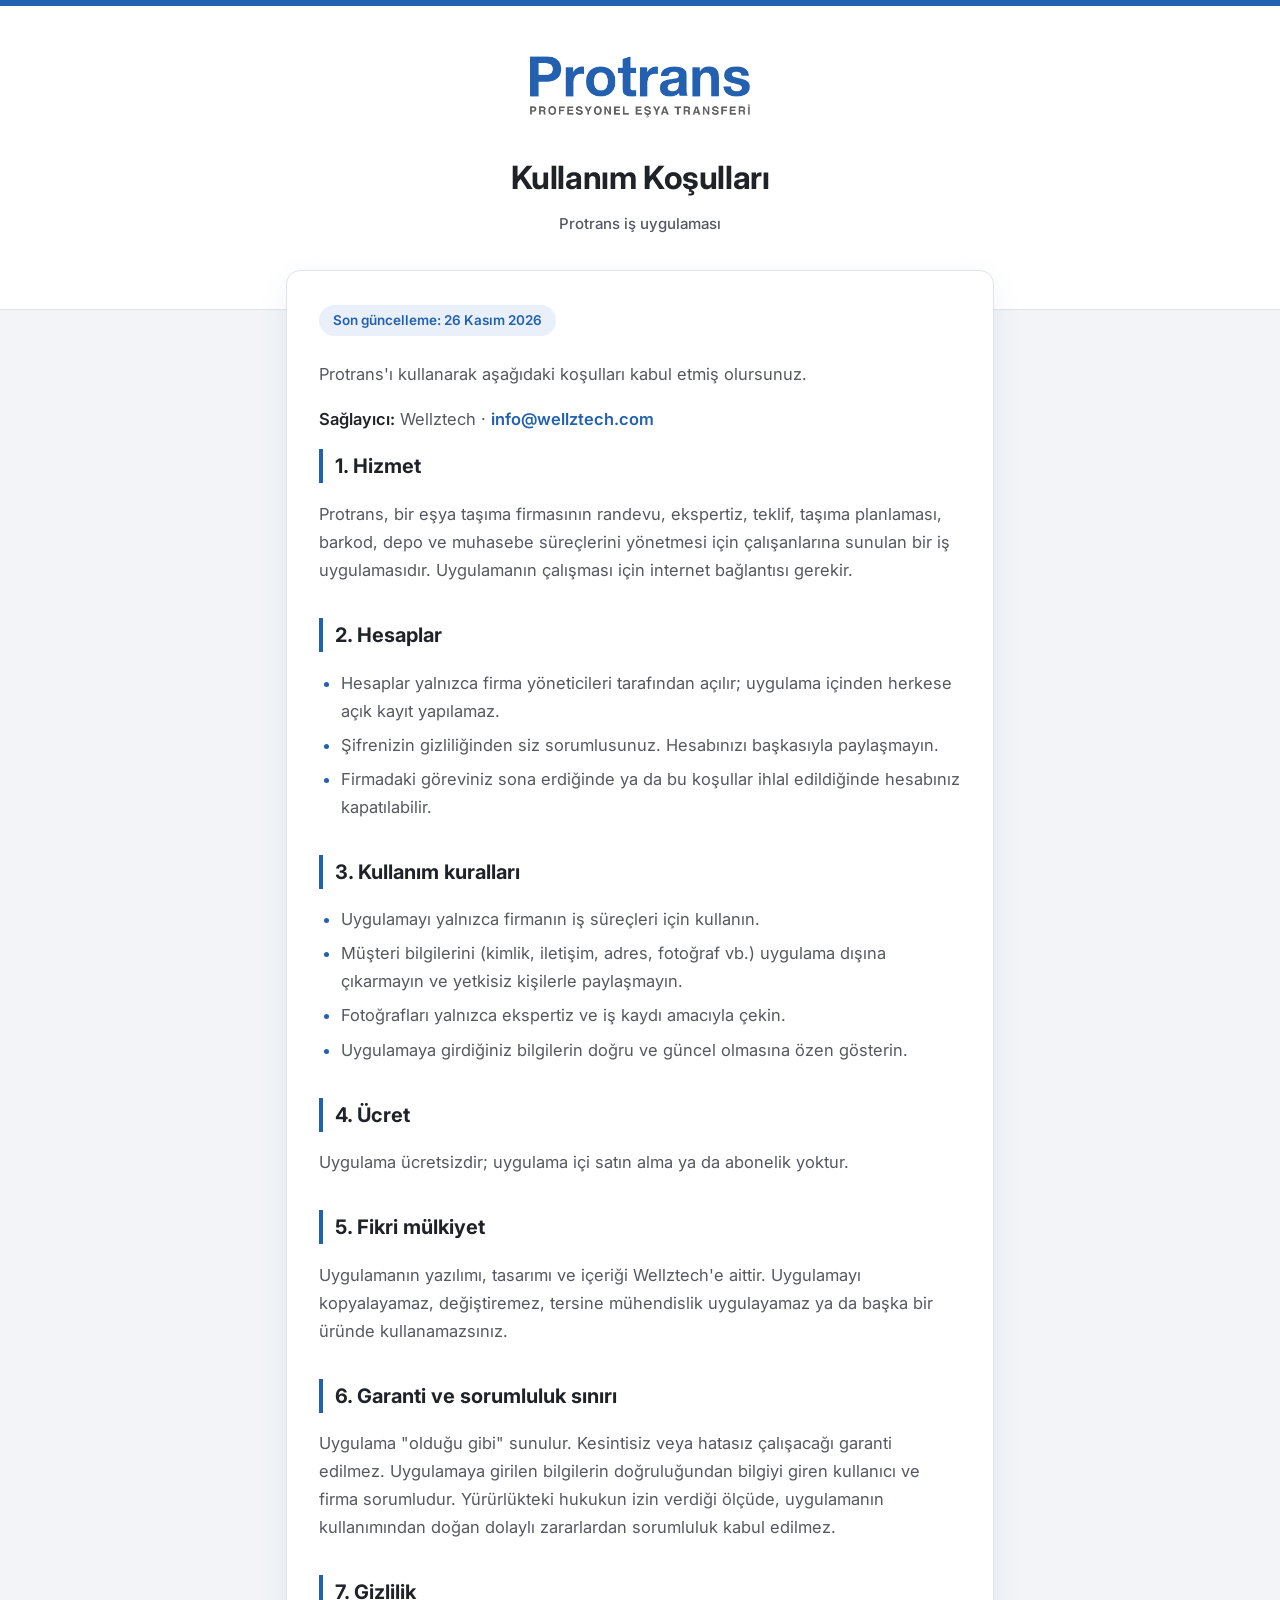
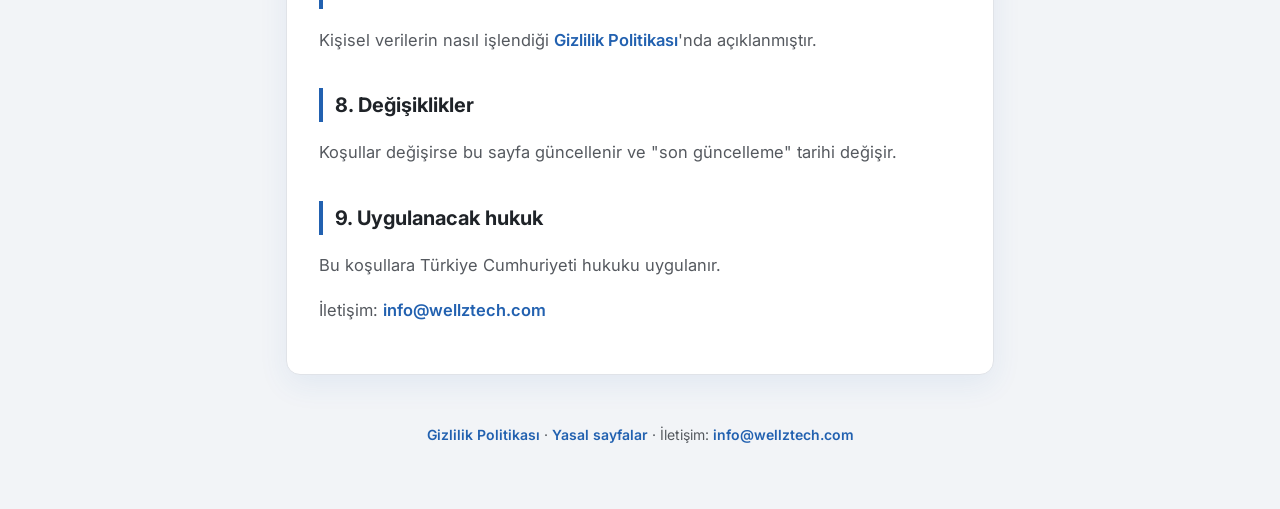
<file: protrans/terms.html>
<!DOCTYPE html>
<html lang="tr">
<head>
<meta charset="utf-8">
<meta name="viewport" content="width=device-width, initial-scale=1">
<title>Protrans — Kullanım Koşulları</title>
<link rel="preconnect" href="https://fonts.googleapis.com">
<link rel="preconnect" href="https://fonts.gstatic.com" crossorigin>
<link href="https://fonts.googleapis.com/css2?family=Inter:wght@400;500;600;700&display=swap" rel="stylesheet">
<link rel="stylesheet" href="style.css">
</head>
<body>
<header>
  <img class="logo" src="logo.png" alt="Protrans — Profesyonel Eşya Transferi">
  <h1>Kullanım Koşulları</h1>
  <p>Protrans iş uygulaması</p>
</header>

<main>
<article>
  <span class="updated">Son güncelleme: 26 Kasım 2026</span>
  <p>Protrans'ı kullanarak aşağıdaki koşulları kabul etmiş olursunuz.</p>
  <p><strong>Sağlayıcı:</strong> Wellztech · <a href="mailto:info@wellztech.com">info@wellztech.com</a></p>

  <h2>1. Hizmet</h2>
  <p>Protrans, bir eşya taşıma firmasının randevu, ekspertiz, teklif, taşıma planlaması, barkod, depo ve muhasebe süreçlerini yönetmesi için çalışanlarına sunulan bir iş uygulamasıdır. Uygulamanın çalışması için internet bağlantısı gerekir.</p>

  <h2>2. Hesaplar</h2>
  <ul>
    <li>Hesaplar yalnızca firma yöneticileri tarafından açılır; uygulama içinden herkese açık kayıt yapılamaz.</li>
    <li>Şifrenizin gizliliğinden siz sorumlusunuz. Hesabınızı başkasıyla paylaşmayın.</li>
    <li>Firmadaki göreviniz sona erdiğinde ya da bu koşullar ihlal edildiğinde hesabınız kapatılabilir.</li>
  </ul>

  <h2>3. Kullanım kuralları</h2>
  <ul>
    <li>Uygulamayı yalnızca firmanın iş süreçleri için kullanın.</li>
    <li>Müşteri bilgilerini (kimlik, iletişim, adres, fotoğraf vb.) uygulama dışına çıkarmayın ve yetkisiz kişilerle paylaşmayın.</li>
    <li>Fotoğrafları yalnızca ekspertiz ve iş kaydı amacıyla çekin.</li>
    <li>Uygulamaya girdiğiniz bilgilerin doğru ve güncel olmasına özen gösterin.</li>
  </ul>

  <h2>4. Ücret</h2>
  <p>Uygulama ücretsizdir; uygulama içi satın alma ya da abonelik yoktur.</p>

  <h2>5. Fikri mülkiyet</h2>
  <p>Uygulamanın yazılımı, tasarımı ve içeriği Wellztech'e aittir. Uygulamayı kopyalayamaz, değiştiremez, tersine mühendislik uygulayamaz ya da başka bir üründe kullanamazsınız.</p>

  <h2>6. Garanti ve sorumluluk sınırı</h2>
  <p>Uygulama "olduğu gibi" sunulur. Kesintisiz veya hatasız çalışacağı garanti edilmez. Uygulamaya girilen bilgilerin doğruluğundan bilgiyi giren kullanıcı ve firma sorumludur. Yürürlükteki hukukun izin verdiği ölçüde, uygulamanın kullanımından doğan dolaylı zararlardan sorumluluk kabul edilmez.</p>

  <h2>7. Gizlilik</h2>
  <p>Kişisel verilerin nasıl işlendiği <a href="privacy.html">Gizlilik Politikası</a>'nda açıklanmıştır.</p>

  <h2>8. Değişiklikler</h2>
  <p>Koşullar değişirse bu sayfa güncellenir ve "son güncelleme" tarihi değişir.</p>

  <h2>9. Uygulanacak hukuk</h2>
  <p>Bu koşullara Türkiye Cumhuriyeti hukuku uygulanır.</p>

  <p>İletişim: <a href="mailto:info@wellztech.com">info@wellztech.com</a></p>
</article>
</main>

<footer>
  <p><a href="privacy.html">Gizlilik Politikası</a> · <a href="../index.html">Yasal sayfalar</a> · İletişim: <a href="mailto:info@wellztech.com">info@wellztech.com</a></p>
</footer>
</body>
</html>
</file>
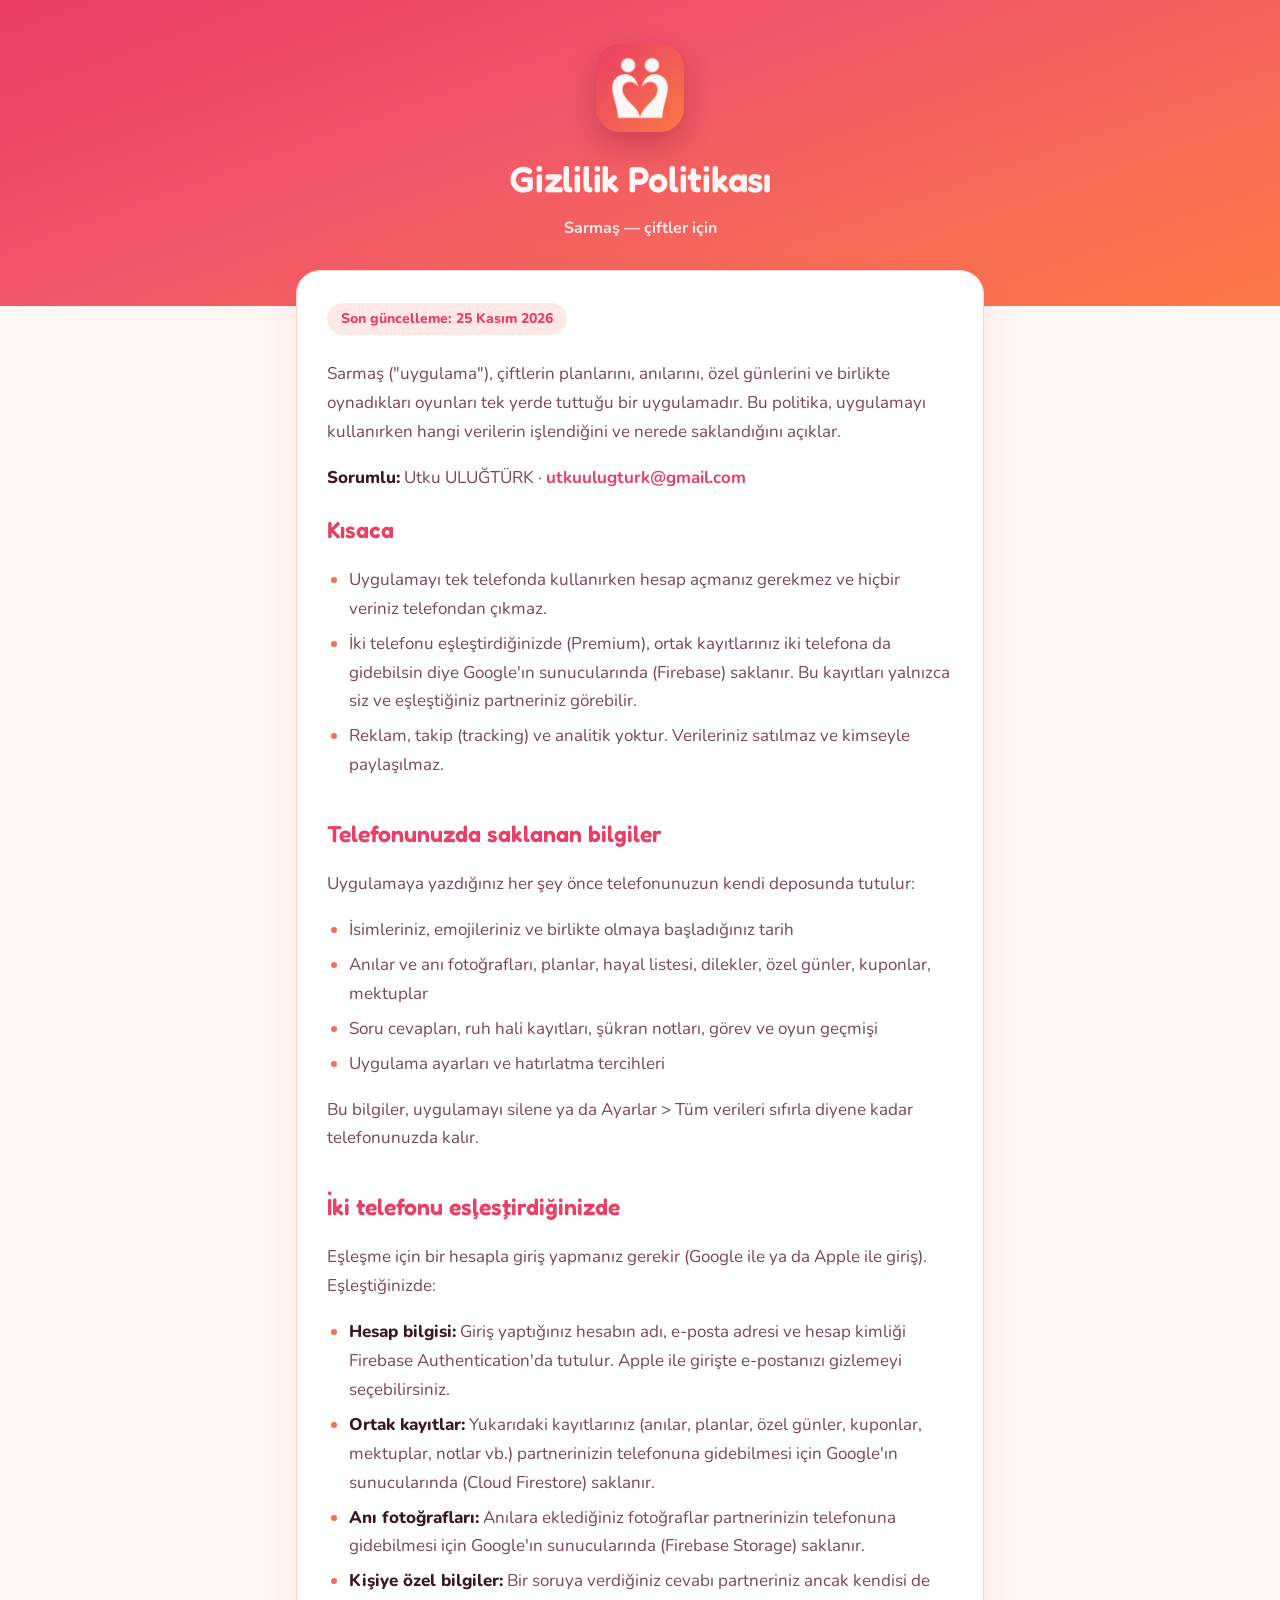
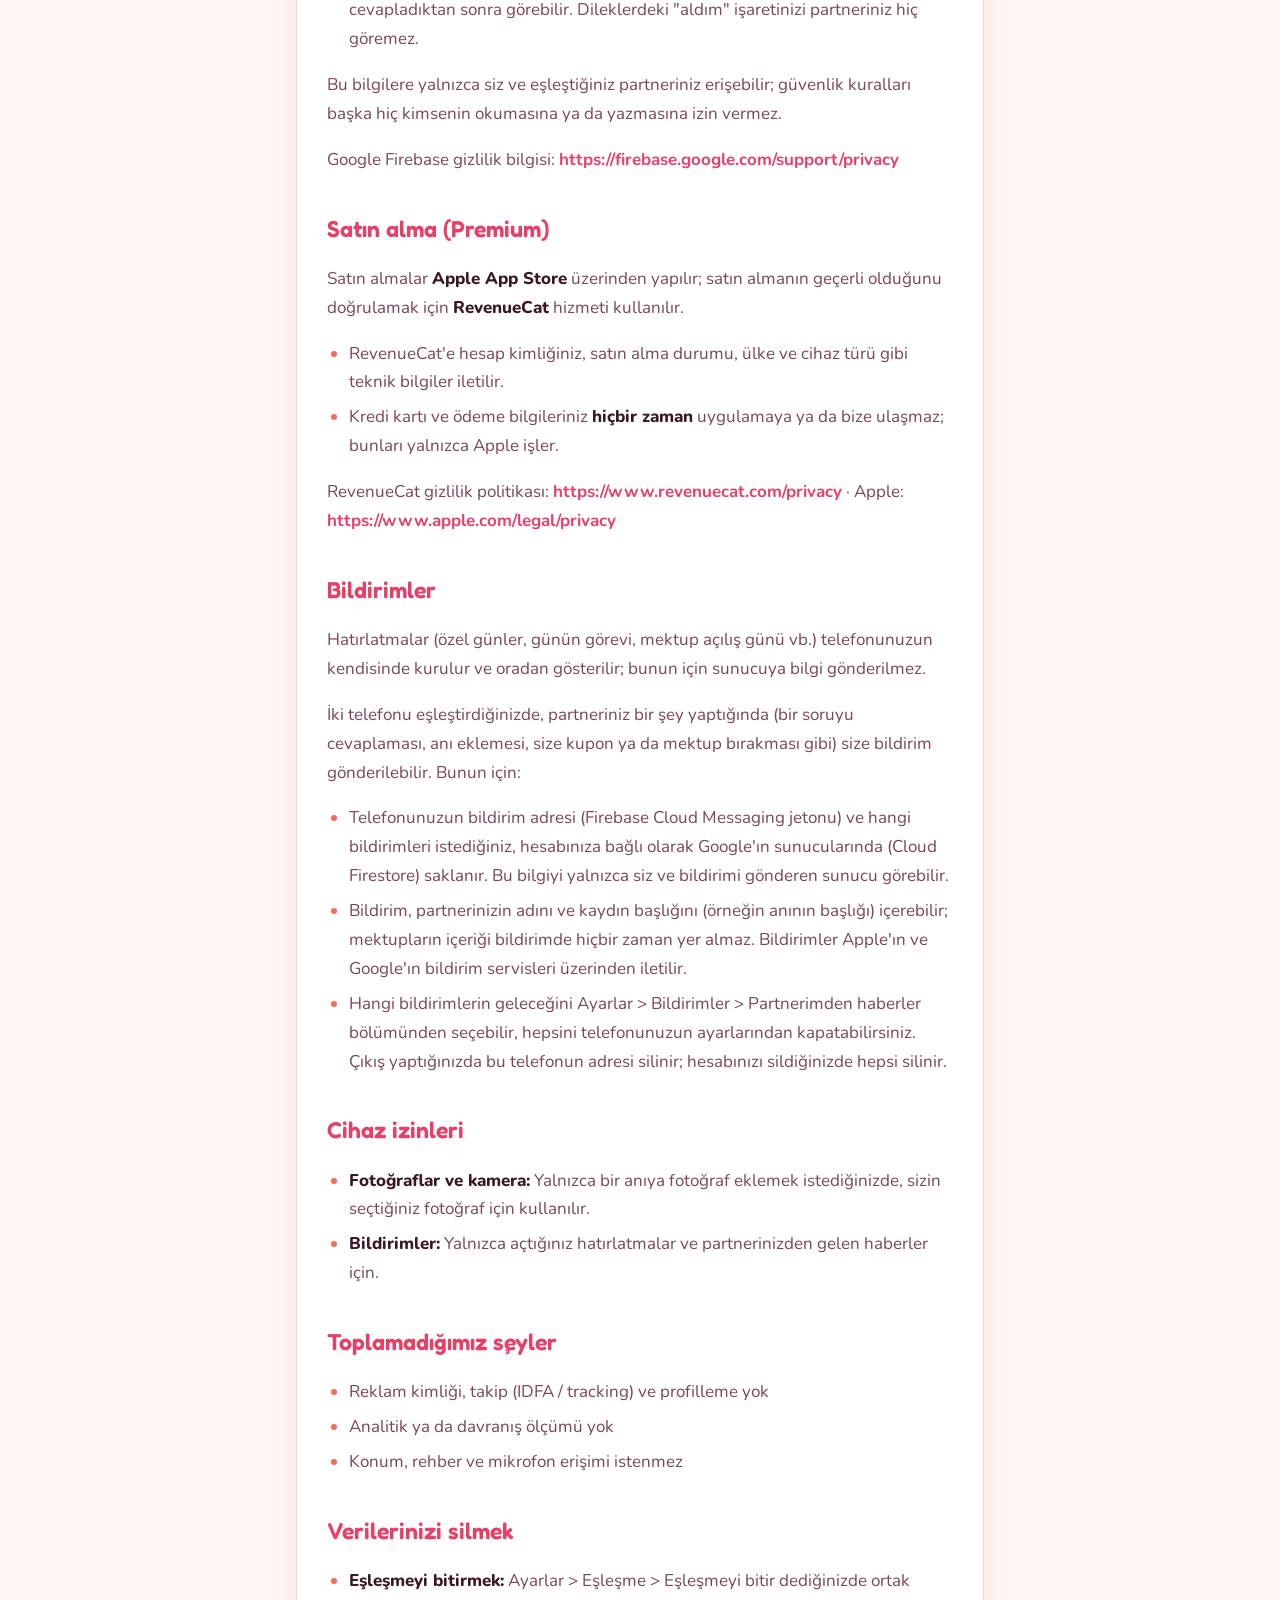
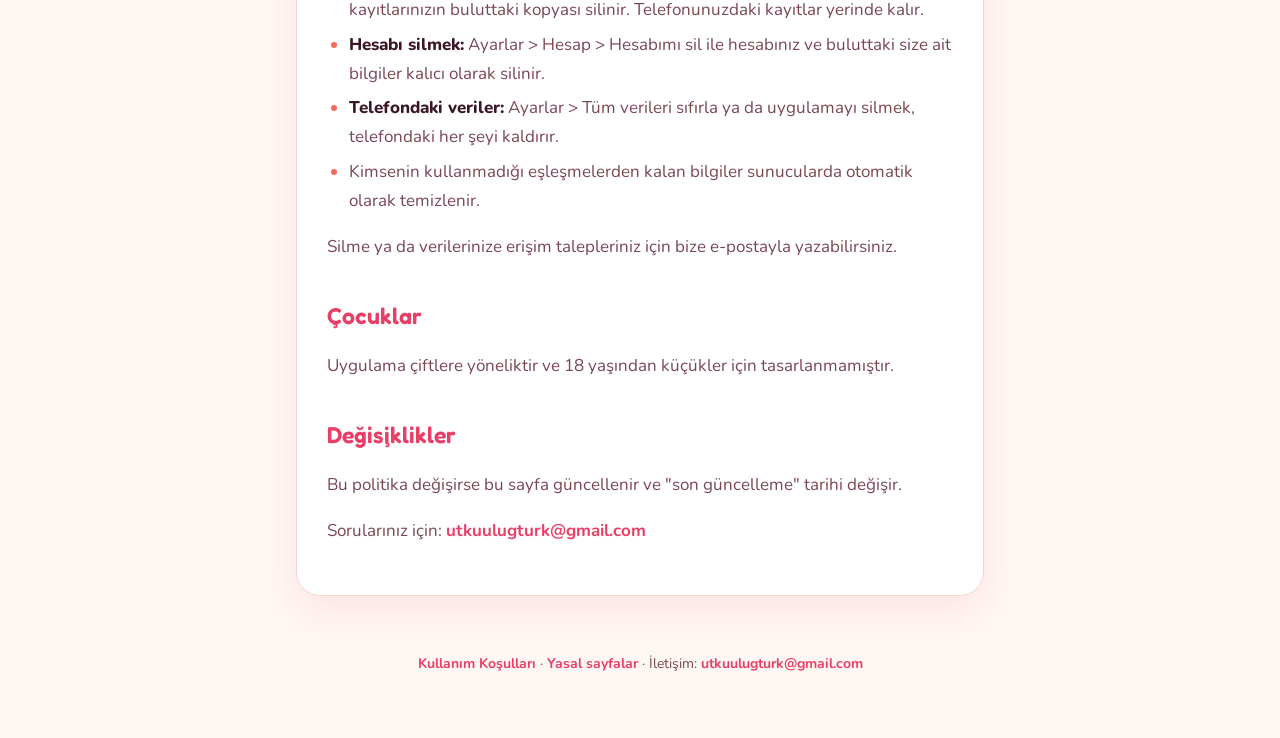
<file: sarmas/privacy.html>
<!DOCTYPE html>
<html lang="tr">
<head>
<meta charset="utf-8">
<meta name="viewport" content="width=device-width, initial-scale=1">
<title>Sarmaş — Gizlilik Politikası</title>
<link rel="preconnect" href="https://fonts.googleapis.com">
<link rel="preconnect" href="https://fonts.gstatic.com" crossorigin>
<link href="https://fonts.googleapis.com/css2?family=Fredoka:wght@600&family=Nunito:wght@400;700;800&display=swap" rel="stylesheet">
<link rel="stylesheet" href="style.css">
</head>
<body>
<header>
  <img class="logo" src="logo.png" alt="Sarmaş">
  <h1>Gizlilik Politikası</h1>
  <p>Sarmaş — çiftler için</p>
</header>

<main>
<article>
  <span class="updated">Son güncelleme: 25 Kasım 2026</span>
  <p>Sarmaş ("uygulama"), çiftlerin planlarını, anılarını, özel günlerini ve birlikte oynadıkları oyunları tek yerde tuttuğu bir uygulamadır. Bu politika, uygulamayı kullanırken hangi verilerin işlendiğini ve nerede saklandığını açıklar.</p>
  <p><strong>Sorumlu:</strong> Utku ULUĞTÜRK · <a href="mailto:utkuulugturk@gmail.com">utkuulugturk@gmail.com</a></p>
  <h2>Kısaca</h2>
  <ul>
    <li>Uygulamayı tek telefonda kullanırken hesap açmanız gerekmez ve hiçbir veriniz telefondan çıkmaz.</li>
    <li>İki telefonu eşleştirdiğinizde (Premium), ortak kayıtlarınız iki telefona da gidebilsin diye Google'ın sunucularında (Firebase) saklanır. Bu kayıtları yalnızca siz ve eşleştiğiniz partneriniz görebilir.</li>
    <li>Reklam, takip (tracking) ve analitik yoktur. Verileriniz satılmaz ve kimseyle paylaşılmaz.</li>
  </ul>
  <h2>Telefonunuzda saklanan bilgiler</h2>
  <p>Uygulamaya yazdığınız her şey önce telefonunuzun kendi deposunda tutulur:</p>
  <ul>
    <li>İsimleriniz, emojileriniz ve birlikte olmaya başladığınız tarih</li>
    <li>Anılar ve anı fotoğrafları, planlar, hayal listesi, dilekler, özel günler, kuponlar, mektuplar</li>
    <li>Soru cevapları, ruh hali kayıtları, şükran notları, görev ve oyun geçmişi</li>
    <li>Uygulama ayarları ve hatırlatma tercihleri</li>
  </ul>
  <p>Bu bilgiler, uygulamayı silene ya da Ayarlar &gt; Tüm verileri sıfırla diyene kadar telefonunuzda kalır.</p>
  <h2>İki telefonu eşleştirdiğinizde</h2>
  <p>Eşleşme için bir hesapla giriş yapmanız gerekir (Google ile ya da Apple ile giriş). Eşleştiğinizde:</p>
  <ul>
    <li><strong>Hesap bilgisi:</strong> Giriş yaptığınız hesabın adı, e-posta adresi ve hesap kimliği Firebase Authentication'da tutulur. Apple ile girişte e-postanızı gizlemeyi seçebilirsiniz.</li>
    <li><strong>Ortak kayıtlar:</strong> Yukarıdaki kayıtlarınız (anılar, planlar, özel günler, kuponlar, mektuplar, notlar vb.) partnerinizin telefonuna gidebilmesi için Google'ın sunucularında (Cloud Firestore) saklanır.</li>
    <li><strong>Anı fotoğrafları:</strong> Anılara eklediğiniz fotoğraflar partnerinizin telefonuna gidebilmesi için Google'ın sunucularında (Firebase Storage) saklanır.</li>
    <li><strong>Kişiye özel bilgiler:</strong> Bir soruya verdiğiniz cevabı partneriniz ancak kendisi de cevapladıktan sonra görebilir. Dileklerdeki "aldım" işaretinizi partneriniz hiç göremez.</li>
  </ul>
  <p>Bu bilgilere yalnızca siz ve eşleştiğiniz partneriniz erişebilir; güvenlik kuralları başka hiç kimsenin okumasına ya da yazmasına izin vermez.</p>
  <p>Google Firebase gizlilik bilgisi: <a href="https://firebase.google.com/support/privacy">https://firebase.google.com/support/privacy</a></p>
  <h2>Satın alma (Premium)</h2>
  <p>Satın almalar <strong>Apple App Store</strong> üzerinden yapılır; satın almanın geçerli olduğunu doğrulamak için <strong>RevenueCat</strong> hizmeti kullanılır.</p>
  <ul>
    <li>RevenueCat'e hesap kimliğiniz, satın alma durumu, ülke ve cihaz türü gibi teknik bilgiler iletilir.</li>
    <li>Kredi kartı ve ödeme bilgileriniz <strong>hiçbir zaman</strong> uygulamaya ya da bize ulaşmaz; bunları yalnızca Apple işler.</li>
  </ul>
  <p>RevenueCat gizlilik politikası: <a href="https://www.revenuecat.com/privacy">https://www.revenuecat.com/privacy</a> · Apple: <a href="https://www.apple.com/legal/privacy">https://www.apple.com/legal/privacy</a></p>
  <h2>Bildirimler</h2>
  <p>Hatırlatmalar (özel günler, günün görevi, mektup açılış günü vb.) telefonunuzun kendisinde kurulur ve oradan gösterilir; bunun için sunucuya bilgi gönderilmez.</p>
  <p>İki telefonu eşleştirdiğinizde, partneriniz bir şey yaptığında (bir soruyu cevaplaması, anı eklemesi, size kupon ya da mektup bırakması gibi) size bildirim gönderilebilir. Bunun için:</p>
  <ul>
    <li>Telefonunuzun bildirim adresi (Firebase Cloud Messaging jetonu) ve hangi bildirimleri istediğiniz, hesabınıza bağlı olarak Google'ın sunucularında (Cloud Firestore) saklanır. Bu bilgiyi yalnızca siz ve bildirimi gönderen sunucu görebilir.</li>
    <li>Bildirim, partnerinizin adını ve kaydın başlığını (örneğin anının başlığı) içerebilir; mektupların içeriği bildirimde hiçbir zaman yer almaz. Bildirimler Apple'ın ve Google'ın bildirim servisleri üzerinden iletilir.</li>
    <li>Hangi bildirimlerin geleceğini Ayarlar &gt; Bildirimler &gt; Partnerimden haberler bölümünden seçebilir, hepsini telefonunuzun ayarlarından kapatabilirsiniz. Çıkış yaptığınızda bu telefonun adresi silinir; hesabınızı sildiğinizde hepsi silinir.</li>
  </ul>
  <h2>Cihaz izinleri</h2>
  <ul>
    <li><strong>Fotoğraflar ve kamera:</strong> Yalnızca bir anıya fotoğraf eklemek istediğinizde, sizin seçtiğiniz fotoğraf için kullanılır.</li>
    <li><strong>Bildirimler:</strong> Yalnızca açtığınız hatırlatmalar ve partnerinizden gelen haberler için.</li>
  </ul>
  <h2>Toplamadığımız şeyler</h2>
  <ul>
    <li>Reklam kimliği, takip (IDFA / tracking) ve profilleme yok</li>
    <li>Analitik ya da davranış ölçümü yok</li>
    <li>Konum, rehber ve mikrofon erişimi istenmez</li>
  </ul>
  <h2>Verilerinizi silmek</h2>
  <ul>
    <li><strong>Eşleşmeyi bitirmek:</strong> Ayarlar &gt; Eşleşme &gt; Eşleşmeyi bitir dediğinizde ortak kayıtlarınızın buluttaki kopyası silinir. Telefonunuzdaki kayıtlar yerinde kalır.</li>
    <li><strong>Hesabı silmek:</strong> Ayarlar &gt; Hesap &gt; Hesabımı sil ile hesabınız ve buluttaki size ait bilgiler kalıcı olarak silinir.</li>
    <li><strong>Telefondaki veriler:</strong> Ayarlar &gt; Tüm verileri sıfırla ya da uygulamayı silmek, telefondaki her şeyi kaldırır.</li>
    <li>Kimsenin kullanmadığı eşleşmelerden kalan bilgiler sunucularda otomatik olarak temizlenir.</li>
  </ul>
  <p>Silme ya da verilerinize erişim talepleriniz için bize e-postayla yazabilirsiniz.</p>
  <h2>Çocuklar</h2>
  <p>Uygulama çiftlere yöneliktir ve 18 yaşından küçükler için tasarlanmamıştır.</p>
  <h2>Değişiklikler</h2>
  <p>Bu politika değişirse bu sayfa güncellenir ve "son güncelleme" tarihi değişir.</p>
  <p>Sorularınız için: <a href="mailto:utkuulugturk@gmail.com">utkuulugturk@gmail.com</a></p>
</article>
</main>

<footer>
  <p><a href="terms.html">Kullanım Koşulları</a> · <a href="../index.html">Yasal sayfalar</a> · İletişim: <a href="mailto:utkuulugturk@gmail.com">utkuulugturk@gmail.com</a></p>
</footer>
</body>
</html>
</file>
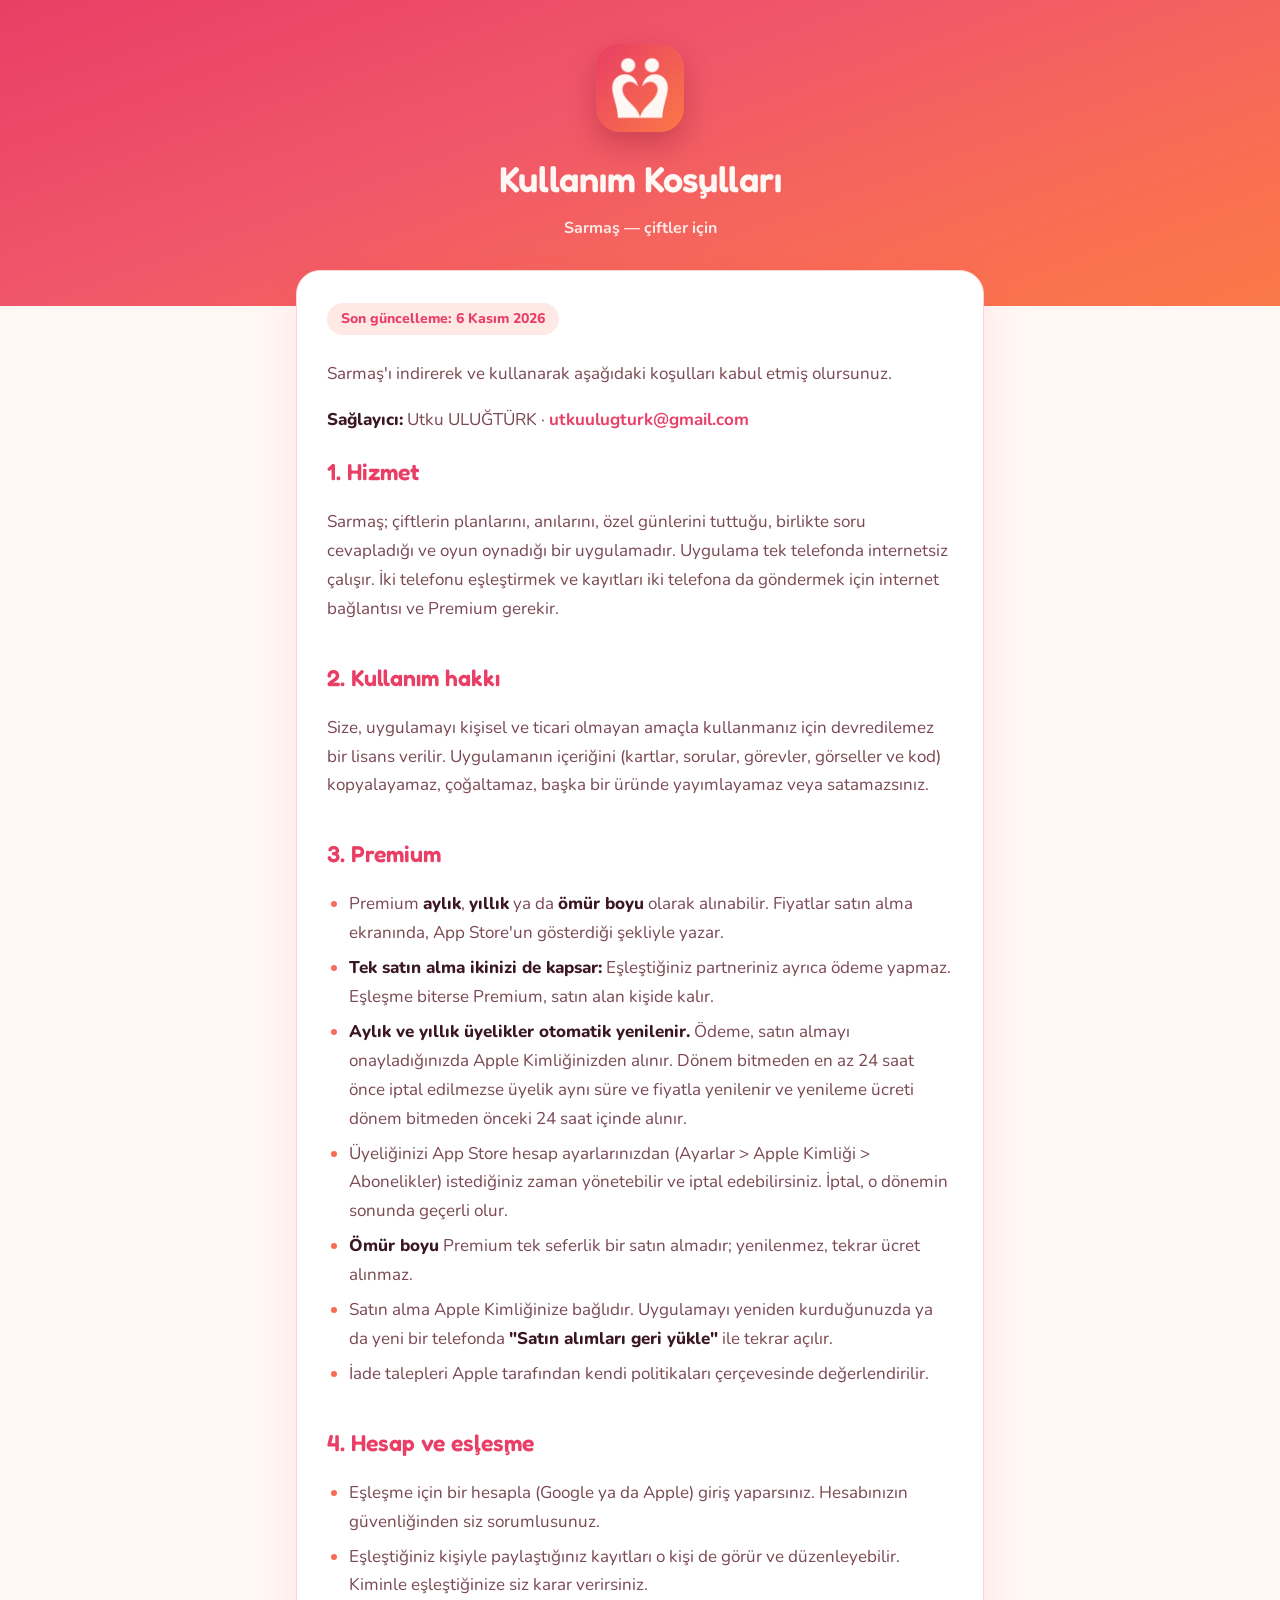
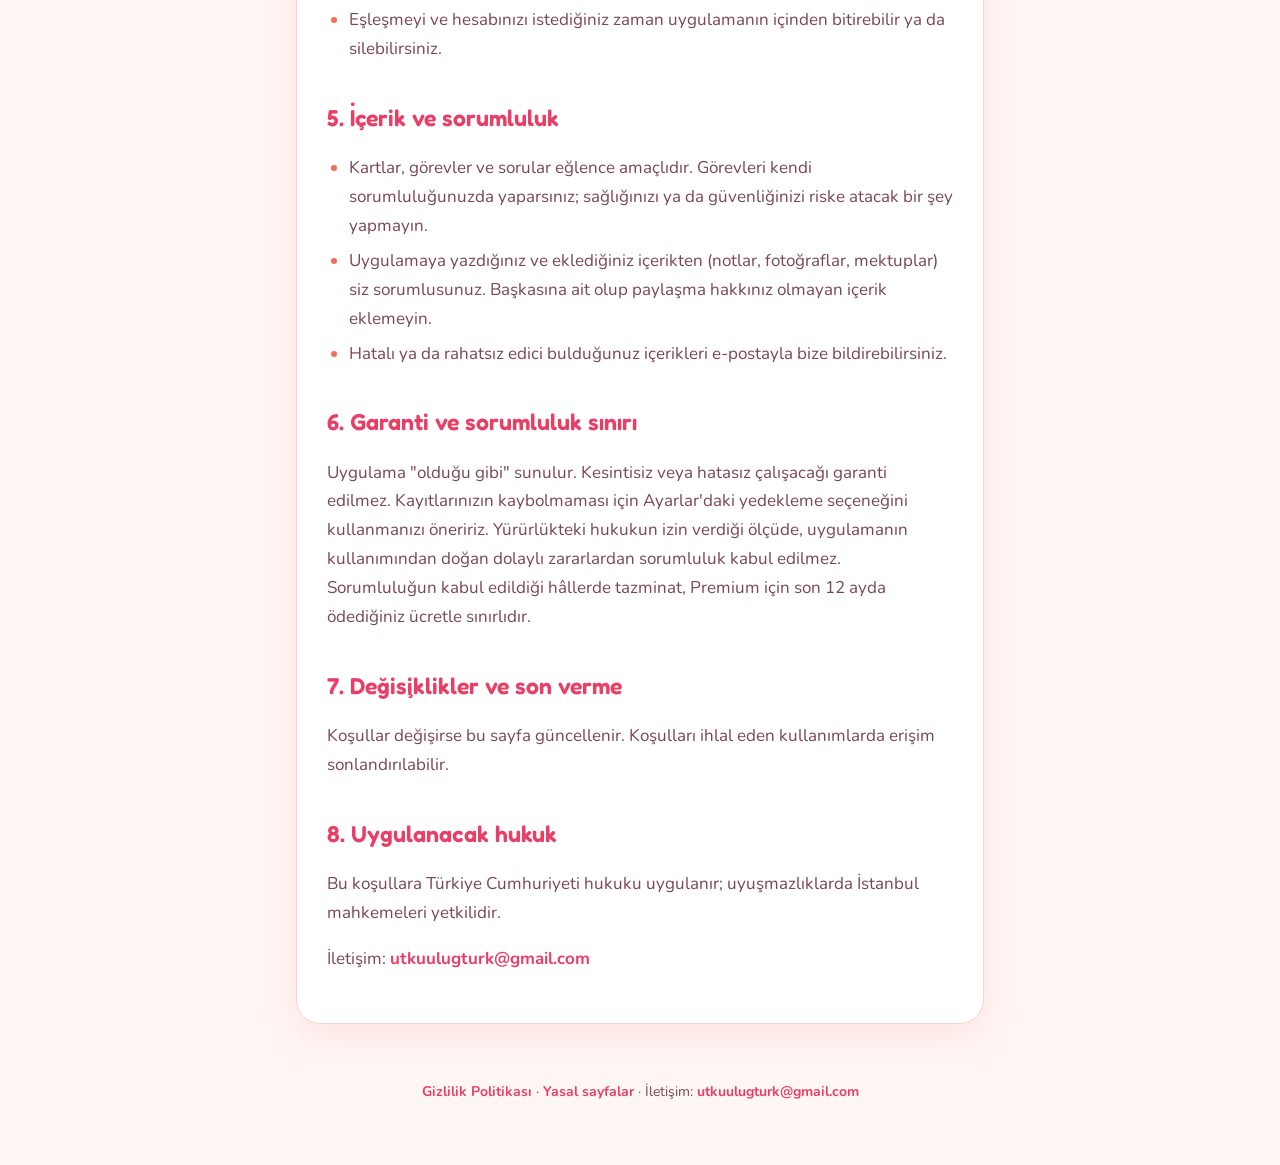
<file: sarmas/terms.html>
<!DOCTYPE html>
<html lang="tr">
<head>
<meta charset="utf-8">
<meta name="viewport" content="width=device-width, initial-scale=1">
<title>Sarmaş — Kullanım Koşulları</title>
<link rel="preconnect" href="https://fonts.googleapis.com">
<link rel="preconnect" href="https://fonts.gstatic.com" crossorigin>
<link href="https://fonts.googleapis.com/css2?family=Fredoka:wght@600&family=Nunito:wght@400;700;800&display=swap" rel="stylesheet">
<link rel="stylesheet" href="style.css">
</head>
<body>
<header>
  <img class="logo" src="logo.png" alt="Sarmaş">
  <h1>Kullanım Koşulları</h1>
  <p>Sarmaş — çiftler için</p>
</header>

<main>
<article>
  <span class="updated">Son güncelleme: 6 Kasım 2026</span>
  <p>Sarmaş'ı indirerek ve kullanarak aşağıdaki koşulları kabul etmiş olursunuz.</p>
  <p><strong>Sağlayıcı:</strong> Utku ULUĞTÜRK · <a href="mailto:utkuulugturk@gmail.com">utkuulugturk@gmail.com</a></p>
  <h2>1. Hizmet</h2>
  <p>Sarmaş; çiftlerin planlarını, anılarını, özel günlerini tuttuğu, birlikte soru cevapladığı ve oyun oynadığı bir uygulamadır. Uygulama tek telefonda internetsiz çalışır. İki telefonu eşleştirmek ve kayıtları iki telefona da göndermek için internet bağlantısı ve Premium gerekir.</p>
  <h2>2. Kullanım hakkı</h2>
  <p>Size, uygulamayı kişisel ve ticari olmayan amaçla kullanmanız için devredilemez bir lisans verilir. Uygulamanın içeriğini (kartlar, sorular, görevler, görseller ve kod) kopyalayamaz, çoğaltamaz, başka bir üründe yayımlayamaz veya satamazsınız.</p>
  <h2>3. Premium</h2>
  <ul>
    <li>Premium <strong>aylık</strong>, <strong>yıllık</strong> ya da <strong>ömür boyu</strong> olarak alınabilir. Fiyatlar satın alma ekranında, App Store'un gösterdiği şekliyle yazar.</li>
    <li><strong>Tek satın alma ikinizi de kapsar:</strong> Eşleştiğiniz partneriniz ayrıca ödeme yapmaz. Eşleşme biterse Premium, satın alan kişide kalır.</li>
    <li><strong>Aylık ve yıllık üyelikler otomatik yenilenir.</strong> Ödeme, satın almayı onayladığınızda Apple Kimliğinizden alınır. Dönem bitmeden en az 24 saat önce iptal edilmezse üyelik aynı süre ve fiyatla yenilenir ve yenileme ücreti dönem bitmeden önceki 24 saat içinde alınır.</li>
    <li>Üyeliğinizi App Store hesap ayarlarınızdan (Ayarlar &gt; Apple Kimliği &gt; Abonelikler) istediğiniz zaman yönetebilir ve iptal edebilirsiniz. İptal, o dönemin sonunda geçerli olur.</li>
    <li><strong>Ömür boyu</strong> Premium tek seferlik bir satın almadır; yenilenmez, tekrar ücret alınmaz.</li>
    <li>Satın alma Apple Kimliğinize bağlıdır. Uygulamayı yeniden kurduğunuzda ya da yeni bir telefonda <strong>"Satın alımları geri yükle"</strong> ile tekrar açılır.</li>
    <li>İade talepleri Apple tarafından kendi politikaları çerçevesinde değerlendirilir.</li>
  </ul>
  <h2>4. Hesap ve eşleşme</h2>
  <ul>
    <li>Eşleşme için bir hesapla (Google ya da Apple) giriş yaparsınız. Hesabınızın güvenliğinden siz sorumlusunuz.</li>
    <li>Eşleştiğiniz kişiyle paylaştığınız kayıtları o kişi de görür ve düzenleyebilir. Kiminle eşleştiğinize siz karar verirsiniz.</li>
    <li>Eşleşmeyi ve hesabınızı istediğiniz zaman uygulamanın içinden bitirebilir ya da silebilirsiniz.</li>
  </ul>
  <h2>5. İçerik ve sorumluluk</h2>
  <ul>
    <li>Kartlar, görevler ve sorular eğlence amaçlıdır. Görevleri kendi sorumluluğunuzda yaparsınız; sağlığınızı ya da güvenliğinizi riske atacak bir şey yapmayın.</li>
    <li>Uygulamaya yazdığınız ve eklediğiniz içerikten (notlar, fotoğraflar, mektuplar) siz sorumlusunuz. Başkasına ait olup paylaşma hakkınız olmayan içerik eklemeyin.</li>
    <li>Hatalı ya da rahatsız edici bulduğunuz içerikleri e-postayla bize bildirebilirsiniz.</li>
  </ul>
  <h2>6. Garanti ve sorumluluk sınırı</h2>
  <p>Uygulama "olduğu gibi" sunulur. Kesintisiz veya hatasız çalışacağı garanti edilmez. Kayıtlarınızın kaybolmaması için Ayarlar'daki yedekleme seçeneğini kullanmanızı öneririz. Yürürlükteki hukukun izin verdiği ölçüde, uygulamanın kullanımından doğan dolaylı zararlardan sorumluluk kabul edilmez. Sorumluluğun kabul edildiği hâllerde tazminat, Premium için son 12 ayda ödediğiniz ücretle sınırlıdır.</p>
  <h2>7. Değişiklikler ve son verme</h2>
  <p>Koşullar değişirse bu sayfa güncellenir. Koşulları ihlal eden kullanımlarda erişim sonlandırılabilir.</p>
  <h2>8. Uygulanacak hukuk</h2>
  <p>Bu koşullara Türkiye Cumhuriyeti hukuku uygulanır; uyuşmazlıklarda İstanbul mahkemeleri yetkilidir.</p>
  <p>İletişim: <a href="mailto:utkuulugturk@gmail.com">utkuulugturk@gmail.com</a></p>
</article>
</main>

<footer>
  <p><a href="privacy.html">Gizlilik Politikası</a> · <a href="../index.html">Yasal sayfalar</a> · İletişim: <a href="mailto:utkuulugturk@gmail.com">utkuulugturk@gmail.com</a></p>
</footer>
</body>
</html>
</file>
<file: style.css>
/* Partay yasal sayfaları — uygulamanın "Mor Parti" temasıyla aynı dil. */
:root {
  --violet: #3a1475;
  --violet-soft: #7c4dff;
  --pink: #ff5fa8;
  --yellow: #ffd23f;
  --ink: #2a1566;
  --ink-soft: #5b4a87;
  --surface: #ffffff;
  --page: #f6f2ff;
}

* { box-sizing: border-box; }

body {
  margin: 0;
  background: var(--page);
  color: var(--ink);
  font-family: "Baloo 2", -apple-system, BlinkMacSystemFont, "Segoe UI", sans-serif;
  font-size: 17px;
  line-height: 1.7;
}

header {
  background: linear-gradient(135deg, var(--violet) 0%, var(--violet-soft) 55%, var(--pink) 100%);
  color: #fff;
  padding: 48px 20px 56px;
  text-align: center;
}

header .logo {
  width: 84px;
  height: 84px;
  border-radius: 22px;
  display: block;
  margin: 0 auto 16px;
}

header h1 { margin: 0; font-size: 34px; font-weight: 800; letter-spacing: -0.5px; }
header p { margin: 6px 0 0; opacity: 0.9; font-size: 16px; }

main {
  max-width: 720px;
  margin: -32px auto 64px;
  padding: 0 16px;
}

article {
  background: var(--surface);
  border-radius: 24px;
  padding: 32px 28px;
  box-shadow: 0 12px 32px rgba(58, 20, 117, 0.12);
}

article h2 {
  font-size: 22px;
  margin: 32px 0 8px;
  color: var(--violet);
}

article h2:first-of-type { margin-top: 8px; }

article p, article li { color: var(--ink-soft); }
article strong { color: var(--ink); }
article ul { padding-left: 22px; }
article li { margin-bottom: 6px; }

a { color: var(--violet-soft); text-decoration: none; font-weight: 600; }
a:hover { text-decoration: underline; }

.updated {
  display: inline-block;
  background: var(--yellow);
  color: #6b4700;
  font-weight: 700;
  font-size: 14px;
  border-radius: 999px;
  padding: 4px 14px;
  margin-bottom: 8px;
}

.cards { display: grid; gap: 14px; margin-top: 8px; }

.card {
  display: block;
  background: var(--surface);
  border-radius: 18px;
  padding: 18px 20px;
  box-shadow: 0 8px 20px rgba(58, 20, 117, 0.1);
  color: var(--ink);
}

.card span { display: block; color: var(--ink-soft); font-size: 15px; font-weight: 400; }

footer {
  text-align: center;
  color: var(--ink-soft);
  font-size: 14px;
  padding: 0 20px 48px;
}

@media (max-width: 480px) {
  body { font-size: 16px; }
  article { padding: 24px 18px; border-radius: 20px; }
  header { padding: 36px 16px 48px; }
  header h1 { font-size: 28px; }
}
</file>
<file: protrans/style.css>
/* Protrans yasal sayfaları — uygulamanın kurumsal mavisi ve logosu. */
:root {
  --blue: #2261B0;
  --blue-dark: #1A4C8C;
  --blue-soft: #E9F0F9;
  --ink: #1F2328;
  --ink-soft: #55595F;
  --line: #E0E3E8;
  --surface: #FFFFFF;
  --page: #F2F4F7;
}

* { box-sizing: border-box; }

body {
  margin: 0;
  background: var(--page);
  color: var(--ink);
  font-family: "Inter", -apple-system, BlinkMacSystemFont, "Segoe UI", Roboto, sans-serif;
  font-size: 16.5px;
  line-height: 1.7;
}

header {
  background: var(--surface);
  border-top: 6px solid var(--blue);
  border-bottom: 1px solid var(--line);
  padding: 36px 20px 72px;
  text-align: center;
}

header .logo {
  width: 220px;
  max-width: 70%;
  height: auto;
  display: block;
  margin: 0 auto 22px;
}

header h1 {
  margin: 0;
  font-size: 32px;
  font-weight: 700;
  letter-spacing: -0.4px;
  color: var(--ink);
  text-wrap: balance;
}

header p { margin: 6px 0 0; font-size: 15px; font-weight: 500; color: var(--ink-soft); }

main {
  max-width: 740px;
  margin: -40px auto 48px;
  padding: 0 16px;
}

article {
  background: var(--surface);
  border-radius: 14px;
  padding: 34px 32px;
  border: 1px solid var(--line);
  box-shadow: 0 10px 30px rgba(34, 97, 176, 0.08);
}

article h2 {
  font-weight: 700;
  font-size: 20px;
  margin: 34px 0 6px;
  padding-left: 12px;
  border-left: 4px solid var(--blue);
  color: var(--ink);
  text-wrap: balance;
}

article h2:first-of-type { margin-top: 12px; }

article p, article li { color: var(--ink-soft); }
article strong { color: var(--ink); font-weight: 600; }
article ul { padding-left: 22px; }
article li { margin-bottom: 6px; }
article li::marker { color: var(--blue); }

a { color: var(--blue); text-decoration: none; font-weight: 600; }
a:hover { color: var(--blue-dark); text-decoration: underline; }

.updated {
  display: inline-block;
  background: var(--blue-soft);
  color: var(--blue);
  font-weight: 600;
  font-size: 13.5px;
  border-radius: 999px;
  padding: 4px 14px;
  margin-bottom: 8px;
}

.summary {
  background: var(--blue-soft);
  border-radius: 10px;
  padding: 4px 20px;
  margin: 16px 0 8px;
}

footer {
  text-align: center;
  color: var(--ink-soft);
  font-size: 14px;
  padding: 0 20px 48px;
}

@media (max-width: 480px) {
  body { font-size: 15.5px; }
  article { padding: 24px 18px; }
  header { padding: 28px 16px 60px; }
  header h1 { font-size: 26px; }
  header .logo { width: 170px; }
}
</file>
<file: sarmas/style.css>
/* Sarmaş yasal sayfaları — uygulamanın mercan-pembe renkleri ve fontları. */
:root {
  --rose: #E93E65;
  --coral: #F86C55;
  --orange: #FB7947;
  --ink: #3B1722;
  --ink-soft: #7A4752;
  --line: #F6D5D0;
  --surface: #FFFFFF;
  --page: #FFF7F4;
  --chip: #FFE9E4;
}

* { box-sizing: border-box; }

body {
  margin: 0;
  background: var(--page);
  color: var(--ink);
  font-family: "Nunito", -apple-system, BlinkMacSystemFont, "Segoe UI", sans-serif;
  font-size: 17px;
  line-height: 1.7;
}

header {
  background: linear-gradient(160deg, var(--rose) 0%, #F0566A 40%, var(--coral) 75%, var(--orange) 100%);
  color: #FFF7F4;
  padding: 44px 20px 64px;
  text-align: center;
}

header .logo {
  width: 88px;
  height: 88px;
  border-radius: 24px;
  display: block;
  margin: 0 auto 16px;
  box-shadow: 0 12px 28px rgba(120, 10, 40, 0.3);
}

header h1 {
  margin: 0;
  font-family: "Fredoka", "Nunito", sans-serif;
  font-size: 36px;
  font-weight: 600;
  letter-spacing: -0.3px;
  text-wrap: balance;
}

header p { margin: 6px 0 0; font-size: 16px; font-weight: 700; opacity: 0.92; }

main {
  max-width: 720px;
  margin: -36px auto 56px;
  padding: 0 16px;
}

article {
  background: var(--surface);
  border-radius: 24px;
  padding: 32px 30px;
  border: 1px solid var(--line);
  box-shadow: 0 14px 36px rgba(233, 62, 101, 0.10);
}

article h2 {
  font-family: "Fredoka", "Nunito", sans-serif;
  font-weight: 600;
  font-size: 23px;
  margin: 34px 0 6px;
  color: var(--rose);
  text-wrap: balance;
}

article h2:first-of-type { margin-top: 10px; }

article p, article li { color: var(--ink-soft); }
article strong { color: var(--ink); font-weight: 800; }
article ul { padding-left: 22px; }
article li { margin-bottom: 6px; }
article li::marker { color: var(--coral); }

a { color: var(--rose); text-decoration: none; font-weight: 700; }
a:hover { text-decoration: underline; }

.updated {
  display: inline-block;
  background: var(--chip);
  color: var(--rose);
  font-weight: 800;
  font-size: 14px;
  border-radius: 999px;
  padding: 4px 14px;
  margin-bottom: 8px;
}

footer {
  text-align: center;
  color: var(--ink-soft);
  font-size: 14px;
  padding: 0 20px 48px;
}

footer a { font-weight: 700; }

@media (max-width: 480px) {
  body { font-size: 16px; }
  article { padding: 24px 18px; border-radius: 20px; }
  header { padding: 36px 16px 56px; }
  header h1 { font-size: 29px; }
  header .logo { width: 72px; height: 72px; border-radius: 20px; }
}
</file>
